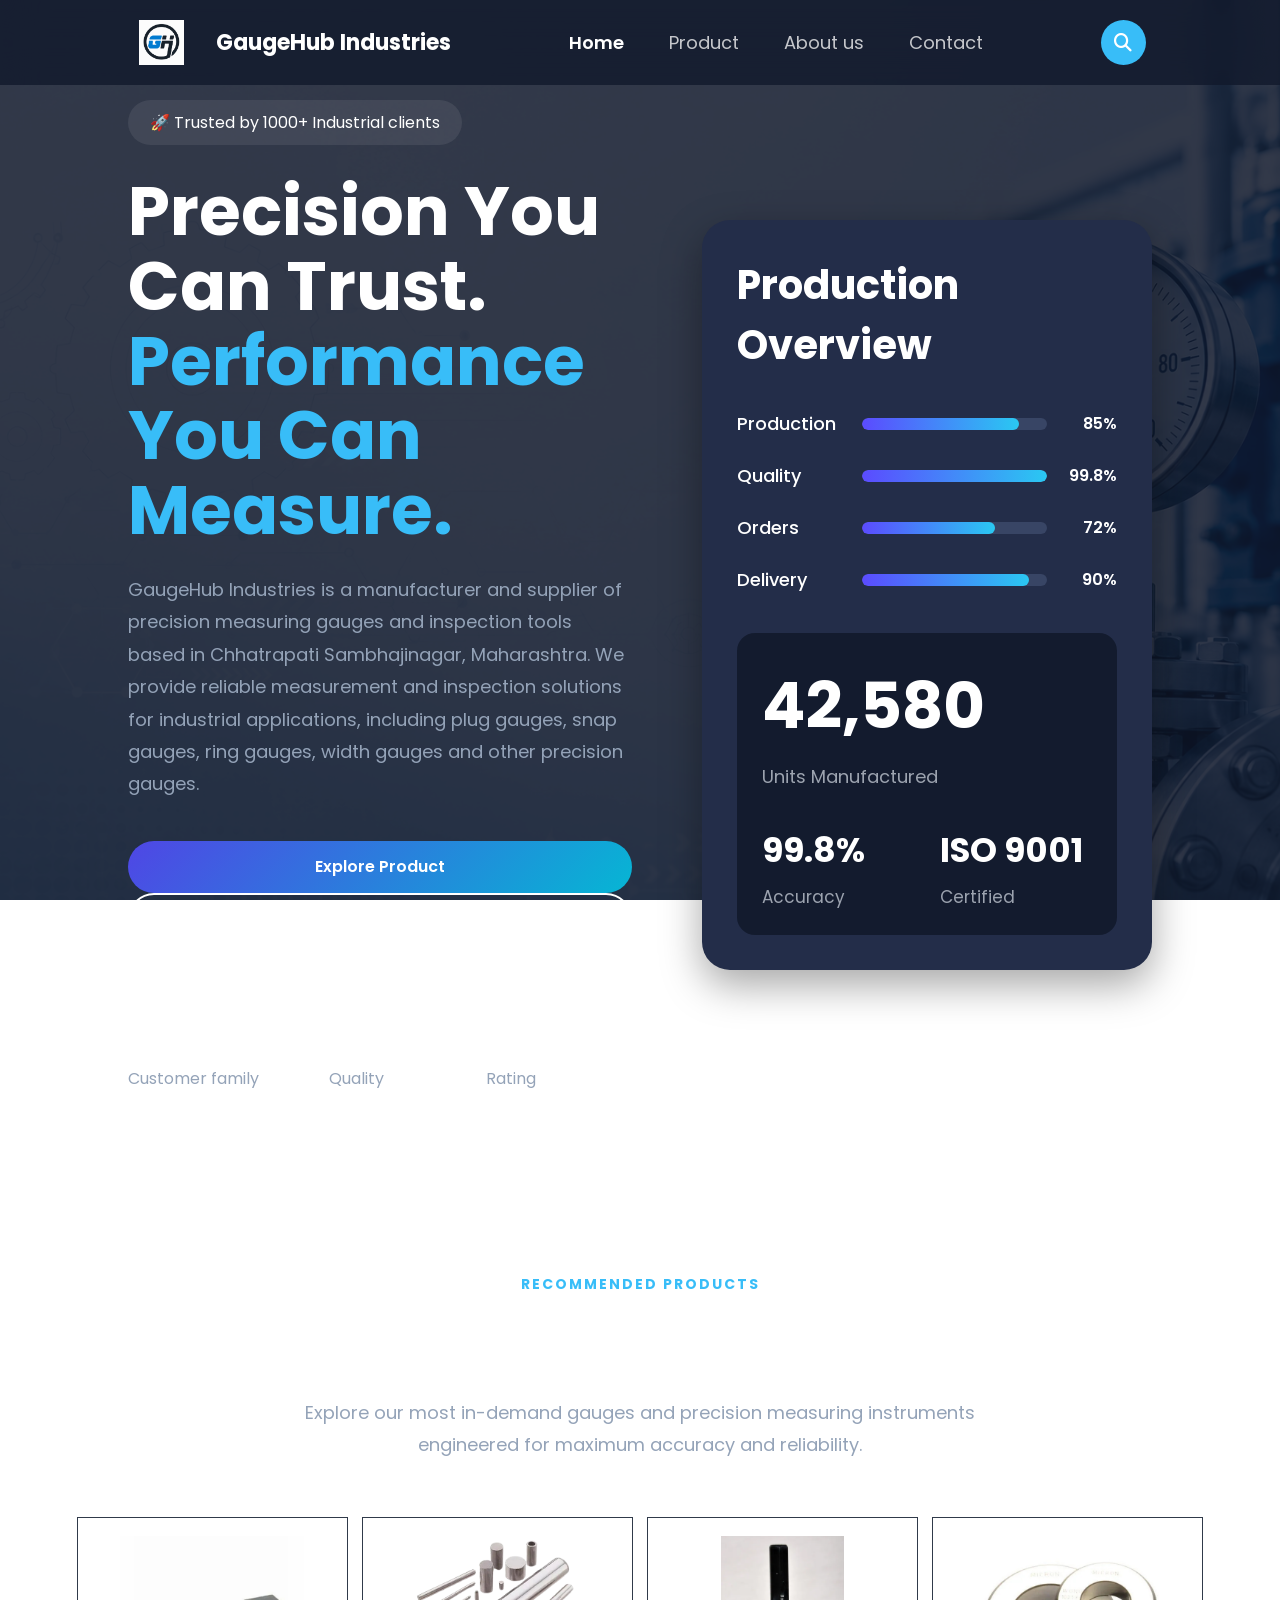
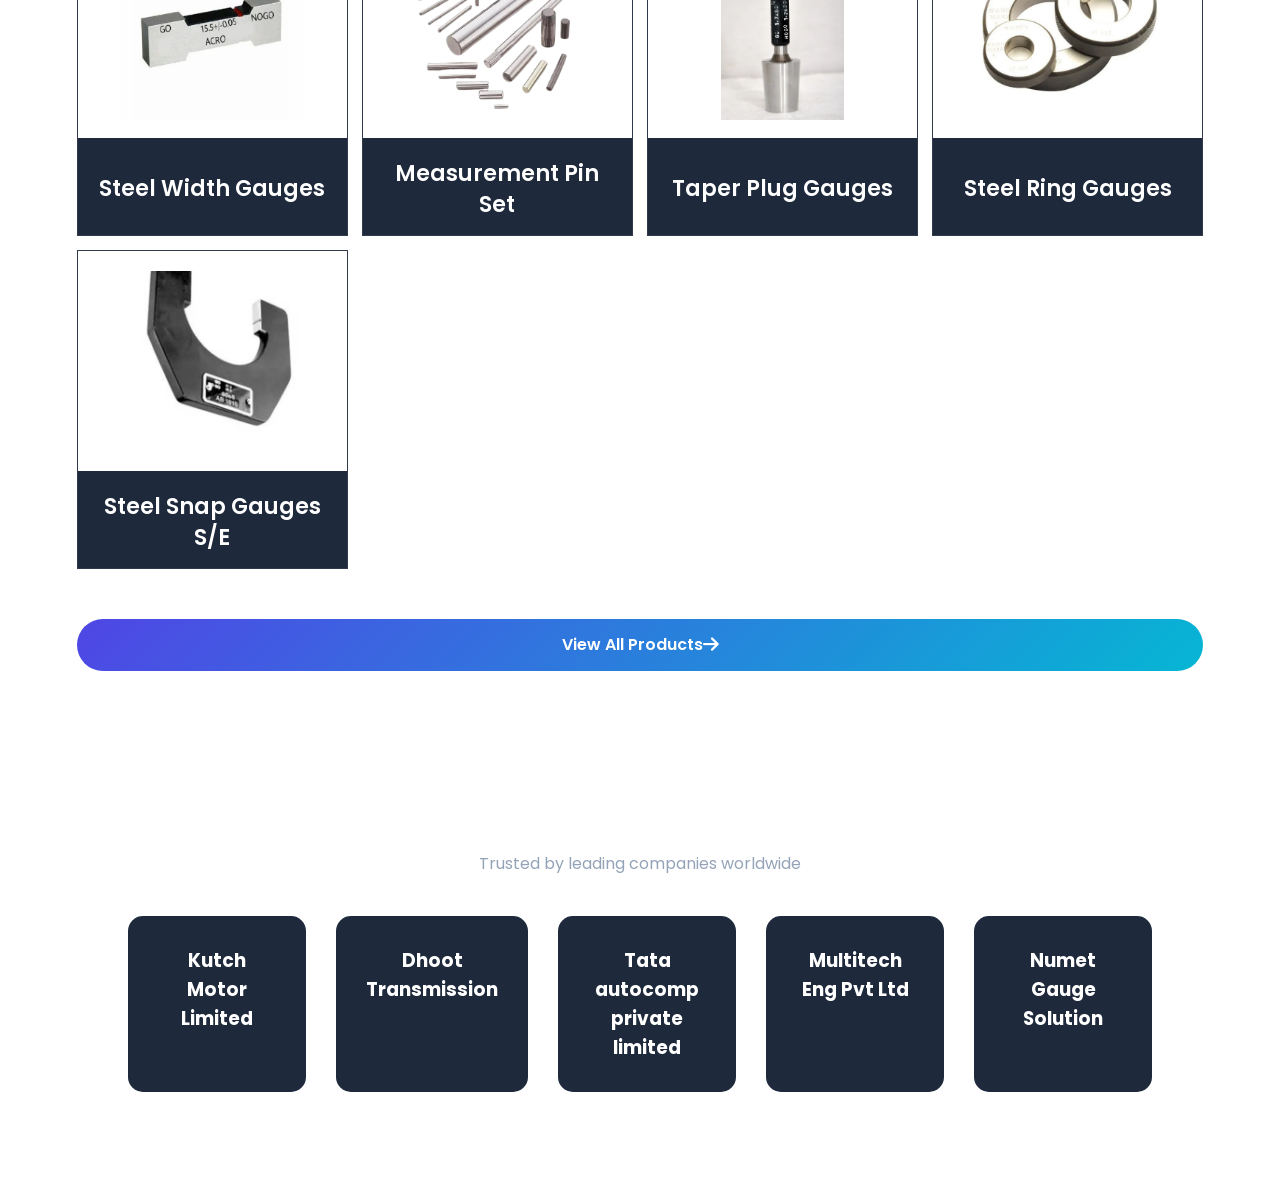
<file: index.html>
<!DOCTYPE html>
<html lang="en">

<head>

    <meta charset="UTF-8">
    <meta name="viewport"
        content="width=device-width, initial-scale=1.0">

    <link rel="icon" type="image/png" href="images/logo.png">

    <title>GaugeHub Industries | Precision Gauges Manufacturer in Chhatrapati Sambhajinagar</title>
    <meta name="description" content="GaugeHub Industries manufactures and supplies precision measuring gauges and inspection tools, including plug, snap, ring, width and special gauges in Chhatrapati Sambhajinagar, Maharashtra.">
    <link rel="canonical" href="https://gaugehubindustries.com/">
    <meta name="robots" content="index, follow">
    <meta property="og:title" content="GaugeHub Industries | Precision Gauges Manufacturer in Chhatrapati Sambhajinagar">
    <meta property="og:description" content="GaugeHub Industries manufactures and supplies precision measuring gauges and inspection tools, including plug, snap, ring, width and special gauges in Chhatrapati Sambhajinagar, Maharashtra.">
    <meta property="og:type" content="website">
    <meta property="og:url" content="https://gaugehubindustries.com/">
    <meta property="og:image" content="https://gaugehubindustries.com/images/logo.png">

    <!-- Google Font -->
    <link rel="preconnect" href="https://fonts.googleapis.com">
    <link rel="preconnect"
        href="https://fonts.gstatic.com"
        crossorigin>

    <link
        href="https://fonts.googleapis.com/css2?family=Poppins:wght@300;400;500;600;700;800&display=swap"
        rel="stylesheet">

    <!-- Font Awesome -->
    <link rel="stylesheet"
        href="https://cdnjs.cloudflare.com/ajax/libs/font-awesome/6.6.0/css/all.min.css">

    <!-- CSS -->
    <link rel="stylesheet" href="style.css">


    <script type="application/ld+json">
    {
      "@context": "https://schema.org",
      "@graph": [
        {
          "@type": "Organization",
          "@id": "https://gaugehubindustries.com/#organization",
          "name": "GaugeHub Industries",
          "url": "https://gaugehubindustries.com/",
          "logo": "https://gaugehubindustries.com/images/logo.png",
          "email": "gaugehub.ind@gmail.com",
          "telephone": "+91 83294 30489",
          "address": {
            "@type": "PostalAddress",
            "addressLocality": "Chhatrapati Sambhajinagar",
            "addressRegion": "Maharashtra",
            "addressCountry": "IN"
          }
        },
        {
          "@type": "WebSite",
          "@id": "https://gaugehubindustries.com/#website",
          "url": "https://gaugehubindustries.com/",
          "name": "GaugeHub Industries",
          "publisher": {"@id": "https://gaugehubindustries.com/#organization"}
        }
      ]
    }
    </script>

</head>

<body>

<!-- ===================== -->
<!-- Navigation -->
<!-- ===================== -->

<header>

    <nav class="navbar">

        <div class="logo">
            <a href="index.html">
                <img src="images/logo.png" alt="GaugeHub Industries logo">
                <h2>GaugeHub Industries</h2>
            </a>
        </div>

        <ul class="nav-links">

            <li><a href="index.html" class="active">Home</a></li>
            <li><a href="products.html">Product</a></li>
            <li><a href="about.html">About us</a></li>
            <li><a href="contact.html">Contact</a></li>

        </ul>

        <!-- Hamburger Menu -->
        <div class="menu-toggle">
            <i class="fas fa-bars"></i>
        </div>

        <div class="search-box">

            <input
                type="search"
                id="searchInput"
                placeholder="Search products...">

            <button id="searchBtn">
                <i class="fa-solid fa-magnifying-glass"></i>
            </button>

            <div id="searchResults" class="search-results"></div>

        </div>

    </nav>

</header>

<!-- ===================== -->
<!-- Hero Section -->
<!-- ===================== -->

<section class="hero">

<div class="hero-left">

    <span class="badge">
        🚀 Trusted by 1000+ Industrial clients
    </span>

    <h1>
        Precision You Can Trust.
        <span>
           Performance You Can Measure.
        </span>
    </h1>

    <p>
        GaugeHub Industries is a manufacturer and supplier of precision measuring gauges and inspection tools based in Chhatrapati Sambhajinagar, Maharashtra. We provide reliable measurement and inspection solutions for industrial applications, including plug gauges, snap gauges, ring gauges, width gauges and other precision gauges.
    </p>

    <div class="hero-buttons">

        <a href="products.html" class="primary-btn">
            Explore Product
        </a>

        <a href="contact.html" class="secondary-btn">
            Request a Quote
        </a>

    </div>

    <div class="hero-stats">

        <div>
            <h2>500+</h2>
            <span>Customer family</span>
        </div>

        <div>
            <h2>100%</h2>
            <span>Quality</span>
        </div>

        <div>
            <h2>4.9★</h2>
            <span>Rating</span>
        </div>
    </div>
</div>

<div class="analytics-card">

    <h2>Production Overview</h2>

    <div class="analytics-item">
        <label>Production</label>

        <div class="analytics-progress">
            <div class="analytics-fill production"></div>
        </div>

        <span class="analytics-percent">85%</span>
    </div>

    <div class="analytics-item">
        <label>Quality</label>

        <div class="analytics-progress">
            <div class="analytics-fill quality"></div>
        </div>

        <span class="analytics-percent">99.8%</span>
    </div>

    <div class="analytics-item">
        <label>Orders</label>

        <div class="analytics-progress">
            <div class="analytics-fill orders"></div>
        </div>

        <span class="analytics-percent">72%</span>
    </div>

    <div class="analytics-item">
        <label>Delivery</label>

        <div class="analytics-progress">
            <div class="analytics-fill delivery"></div>
        </div>

        <span class="analytics-percent">90%</span>
    </div>

    <div class="analytics-stats">

        <h1>42,580</h1>
        <p>Units Manufactured</p>

        <div class="analytics-bottom">

            <div class="analytics-stat">
                <h3>99.8%</h3>
                <span>Accuracy</span>
            </div>

            <div class="analytics-stat">
                <h3>ISO 9001</h3>
                <span>Certified</span>
            </div>

        </div>

    </div>

</div>
</div>

</section>

<!-- ========================= -->
<!-- RECOMMENDED PRODUCTS -->
<!-- ========================= -->

<section class="recommended-section">

    <div class="rec-heading">

        <span class="rec-subtitle">
            RECOMMENDED PRODUCTS
        </span>

        <h2 class="rec-title">
            Precision You Can Trust
        </h2>

        <p class="rec-description">
            Explore our most in-demand gauges and precision measuring
            instruments engineered for maximum accuracy and reliability.
        </p>

    </div>

    <div class="rec-grid">

        <!-- Product 1 -->

        <a href="product-details.html?product=width" class="rec-link">

            <div class="rec-card">

                <img
                    src="images/widthsteel.jpg"
                    alt="Steel Width Gauges"
                    class="rec-image">

                <div class="rec-content">

                    <h3 class="rec-name">
                        Steel Width Gauges
                    </h3>

                </div>

            </div>

        </a>

        <!-- Product 2 -->

        <a href="product-details.html?product=special" class="rec-link">

            <div class="rec-card">

                <img
                    src="images/measurepinsetcl.png"
                    alt="Measurement Pin Set"
                    class="rec-image">

                <div class="rec-content">

                    <h3 class="rec-name">
                        Measurement Pin Set
                    </h3>

                </div>

            </div>

        </a>

        <!-- Product 3 -->

        <a href="product-details.html?product=taper" class="rec-link">

            <div class="rec-card">

                <img
                    src="images/Taper-Plug-Gauge.webp"
                    alt="Taper Plug Gauges"
                    class="rec-image">

                <div class="rec-content">

                    <h3 class="rec-name">
                        Taper Plug Gauges
                    </h3>

                </div>

            </div>

        </a>

        <!-- Product 4 -->

        <a href="product-details.html?product=ring" class="rec-link">

            <div class="rec-card">

                <img
                    src="images/ringsteel.jpg"
                    alt="Steel Ring Gauges"
                    class="rec-image">

                <div class="rec-content">

                    <h3 class="rec-name">
                        Steel Ring Gauges
                    </h3>

                </div>

            </div>

        </a>

        <!-- Product 5 -->

        <a href="product-details.html?product=snap" class="rec-link">

            <div class="rec-card">

                <img
                    src="images/singlesteel.webp"
                    alt="Steel Snap Gauges"
                    class="rec-image">

                <div class="rec-content">

                    <h3 class="rec-name">
                        Steel Snap Gauges S/E
                    </h3>

                </div>

            </div>

        </a>

    </div>

    <div class="rec-button">

        <a href="products.html" class="primary-btn">

            View All Products

            <i class="fa-solid fa-arrow-right"></i>

        </a>

    </div>

</section>

<!-- ===================== -->
<!-- Trusted Companies -->
<!-- ===================== -->

<section class="companies">
    <p>
        Trusted by leading companies worldwide
    </p>

<div class="company-grid">
    <h3><a href="https://www.kutchmotors.com/" target="_blank">Kutch Motor Limited</a></h3>

    <h3><a href="https://www.dhoottransmission.com" target="_blank">Dhoot Transmission</a></h3>

    <h3><a href="https://www.tataautocomp.com/" target="_blank">Tata autocomp private limited</a></h3>

    <h3><a href="https://www.tataautocomp.com" target="_blank">Multitech Eng Pvt Ltd</a></h3>

    <h3><a href="https://numetgaugesolution.com/" target="_blank">Numet Gauge Solution</a></h3>

</div>
</section>
    

<script src="js/index.js"></script>
<script src="js/search.js"></script>

</body>
</html>
</file>
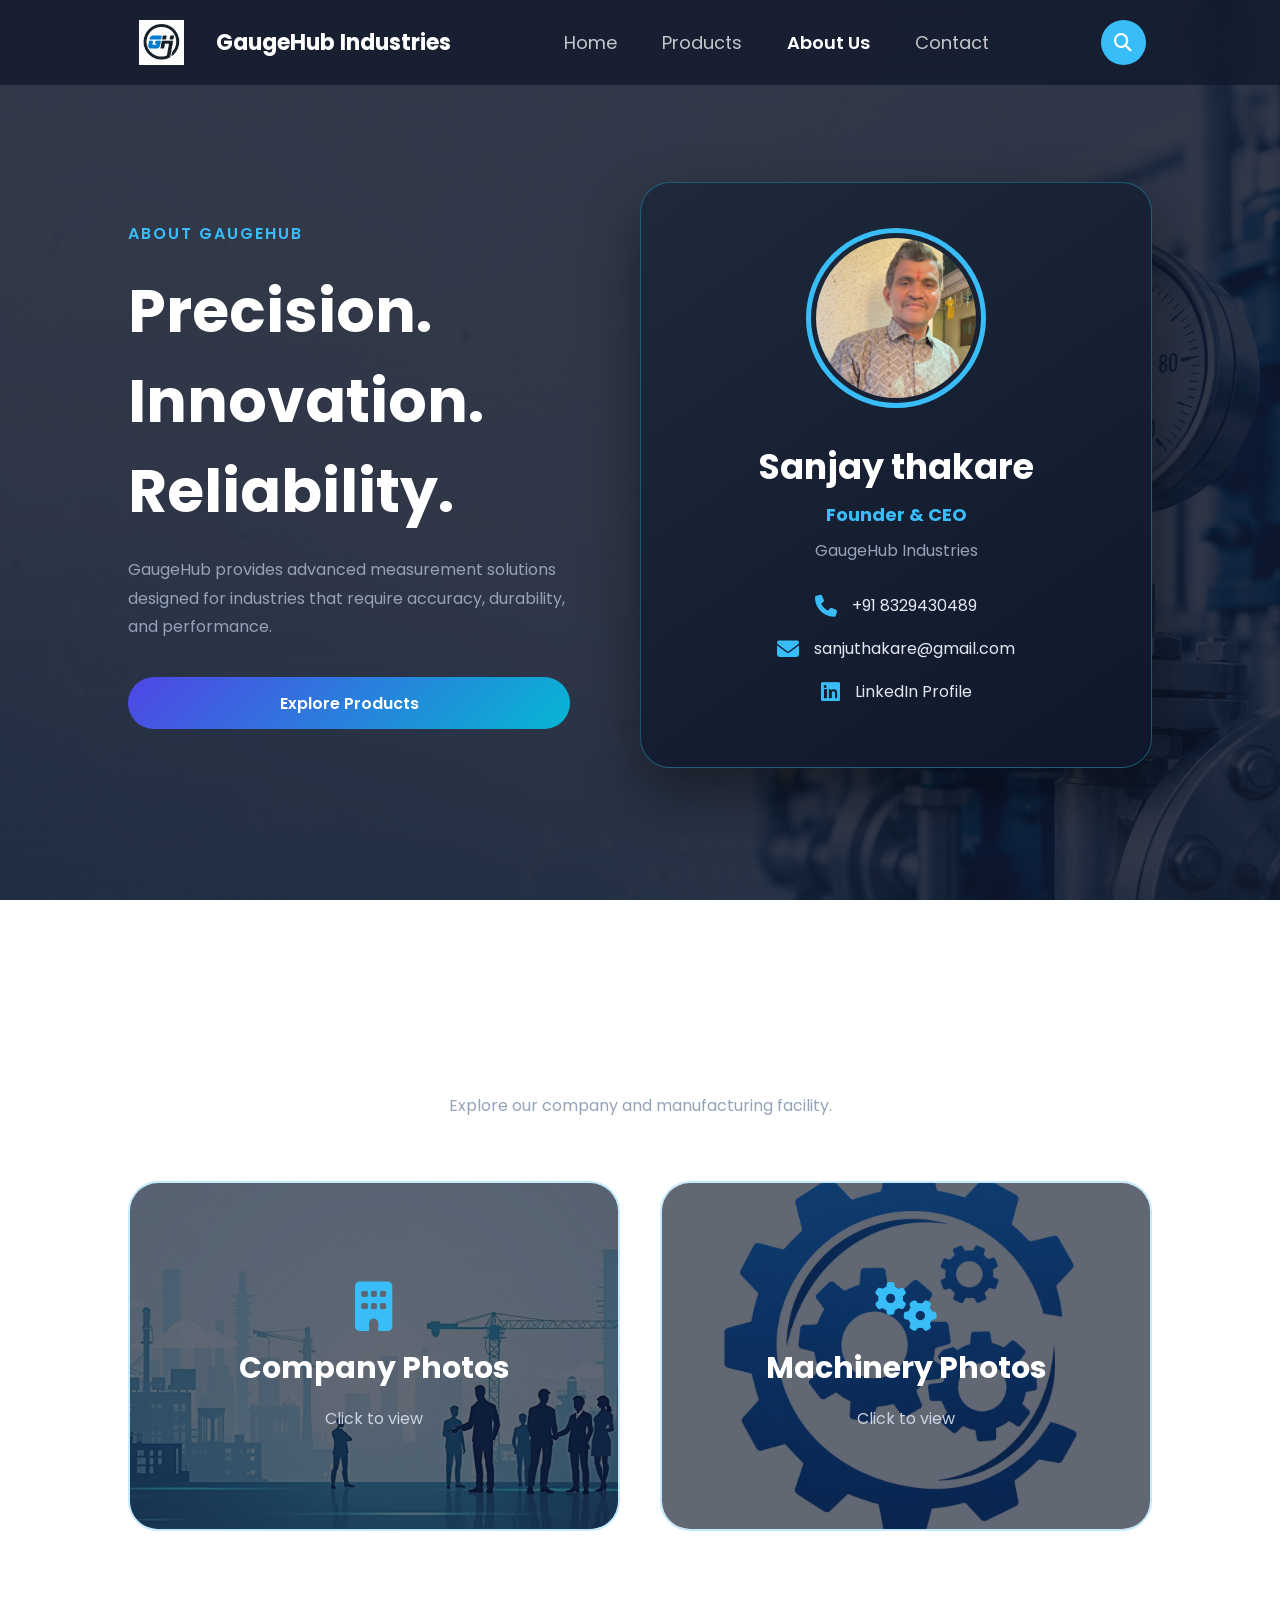
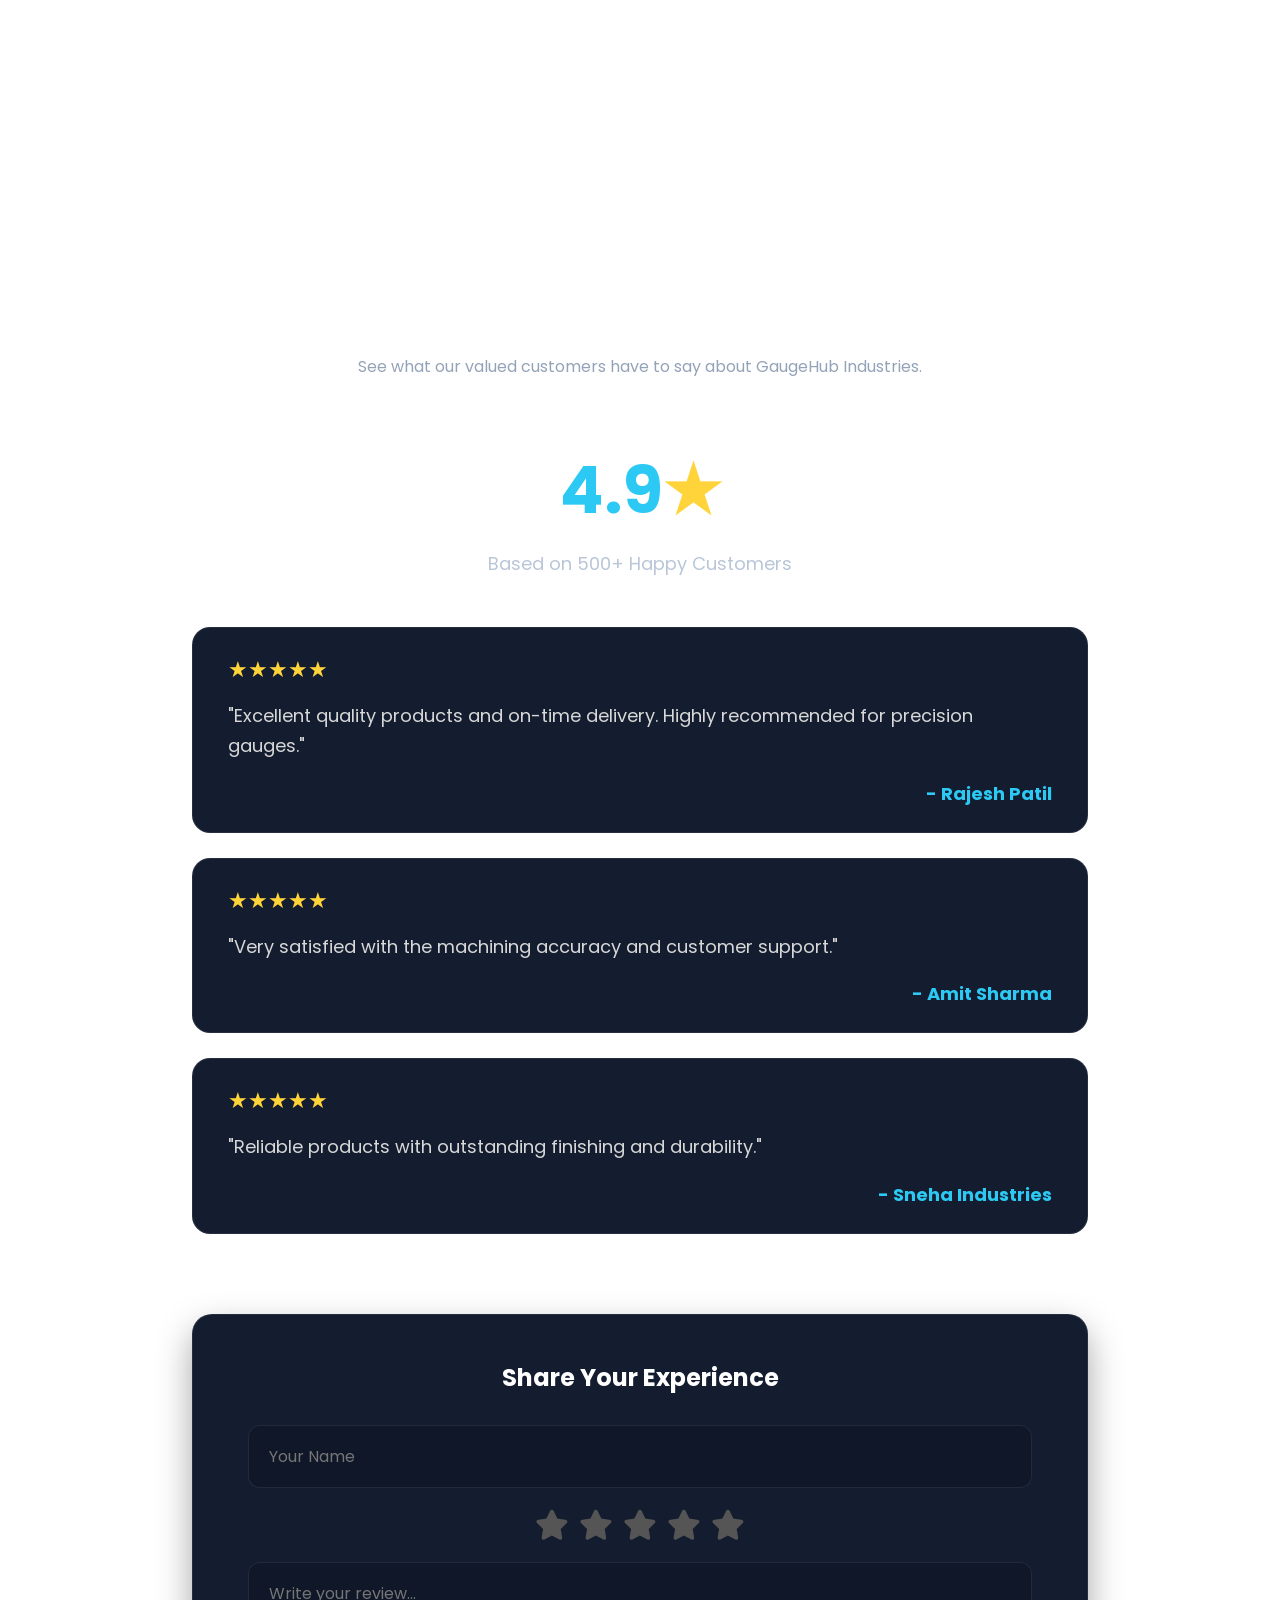
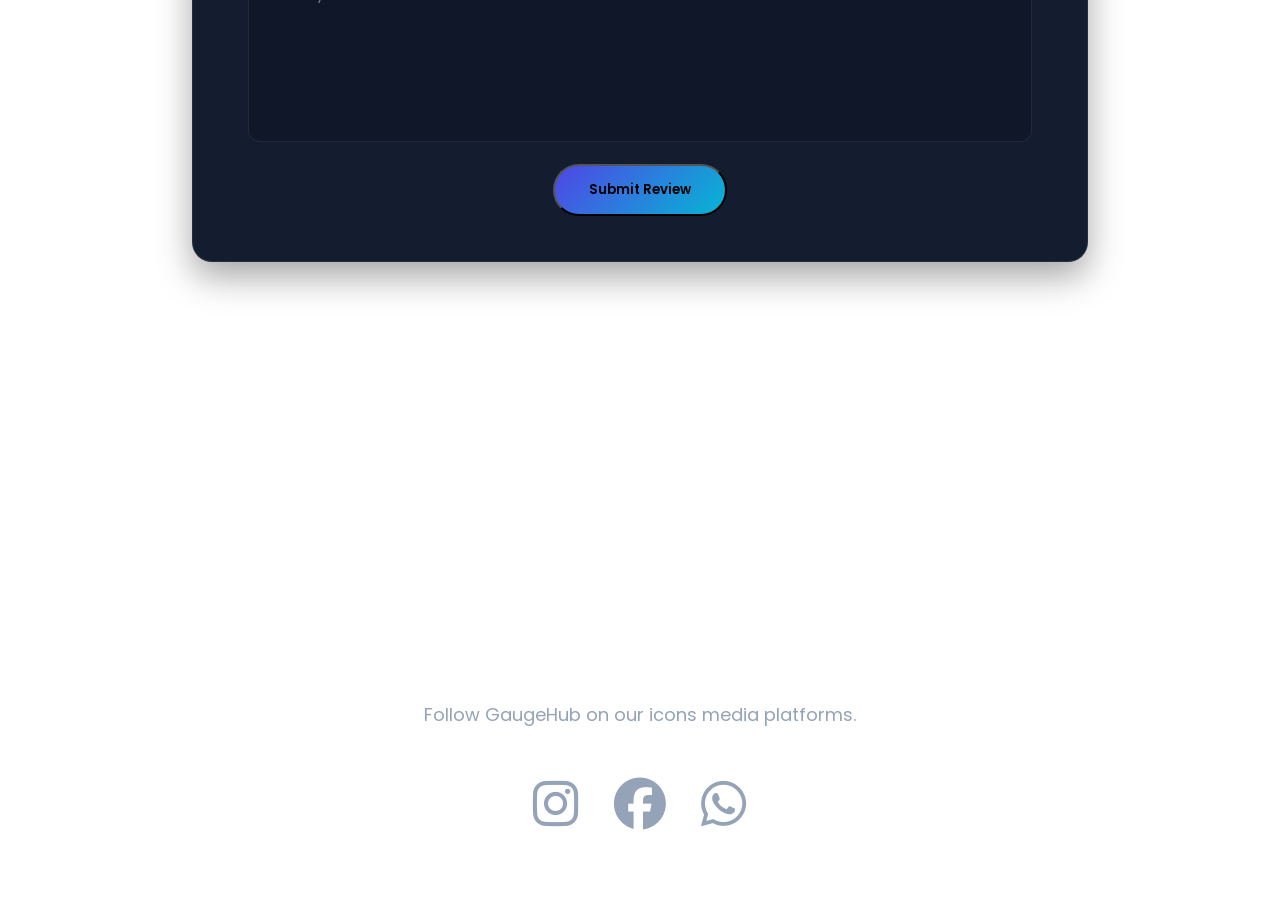
<file: about.html>
<!DOCTYPE html>
<html lang="en">

<head>
    <meta charset="UTF-8">
    <meta name="viewport" content="width=device-width, initial-scale=1.0">
    <title>About GaugeHub Industries | Precision Gauge Manufacturer</title>
    <meta name="description" content="Learn about GaugeHub Industries, a manufacturer and supplier of precision measuring gauges and inspection tools based in Chhatrapati Sambhajinagar, Maharashtra.">
    <link rel="canonical" href="https://gaugehubindustries.com/about.html">
    <meta name="robots" content="index, follow">
    <meta property="og:title" content="About GaugeHub Industries | Precision Gauge Manufacturer">
    <meta property="og:description" content="Learn about GaugeHub Industries, a manufacturer and supplier of precision measuring gauges and inspection tools based in Chhatrapati Sambhajinagar, Maharashtra.">
    <meta property="og:type" content="website">
    <meta property="og:url" content="https://gaugehubindustries.com/about.html">
    <meta property="og:image" content="https://gaugehubindustries.com/images/logo.png">
    <link rel="stylesheet" href="style.css">
    <link rel="stylesheet"
    href="https://cdnjs.cloudflare.com/ajax/libs/font-awesome/6.6.0/css/all.min.css">
    <link rel="icon" type="image/png" href="images/logo.png">

</head>


<body>


<!-- NAVBAR -->

<header>
    <nav class="navbar">
        <div class="logo">
            <a href="index.html"><img src="images/logo.png" alt="GaugeHub Logo">
            <h2>GaugeHub Industries</h2>
            </a>
        </div>

        <ul class="nav-links">
            <li><a href="index.html">Home</a></li>
            <li><a href="products.html">Products</a></li>
            <li><a href="about.html" class="active">About Us</a></li>
            <li><a href="contact.html">Contact</a></li>
        </ul>

        <div class="menu-toggle">
            <i class="fa-solid fa-bars"></i>
        </div>

        <div class="search-box">
            <input
            type="search"
            id="searchInput"
            placeholder="Search products...">

            <button id="searchBtn">
                <i class="fa-solid fa-magnifying-glass"></i>
           </button>

           <div id="searchResults" class="search-results"></div>

        </div>

    </nav>

</header>

<!-- ABOUT HERO -->

<section class="about-hero">


<div class="about-text">


<span>
ABOUT GAUGEHUB
</span>


<h1>
Precision. Innovation.
Reliability.
</h1>


<p>

GaugeHub provides advanced measurement solutions
designed for industries that require accuracy,
durability, and performance.

</p>


<a href="products.html" class="primary-btn">

Explore Products

</a>


</div>



<div class="owner-card-about">


<img src="images/OWNER.jpg"
alt="Owner Photo">


<h2>
    Sanjay thakare
</h2>


<h4>
    Founder & CEO
</h4>


<p>
    GaugeHub Industries
</p>


<div class="owner-contact">


    <div>

    <i class="fa-solid fa-phone"></i>

    <a href="tel:+918329430489">
    +91 8329430489
    </a>

    </div>



    <div>

    <i class="fa-solid fa-envelope"></i>

    <a href="mailto:sanjuthakare@gmail.com">
    sanjuthakare@gmail.com
    </a>

    </div>



    <div>

    <i class="fa-brands fa-linkedin"></i>

    <a href="https://www.linkedin.com/in/sanjay-thakare-1bab3533b/"
    target="_blank">

    LinkedIn Profile

    </a>

    </div>


</div>


</div>





</section>

<!-- ===========================
     PHOTO & MACHINERY SECTION
=========================== -->


<section class="gallery-section">


<div class="section-title">

<h2>
Gallery
</h2>

<p>
Explore our company and manufacturing facility.
</p>

</div>



<div class="gallery-buttons">


<!-- COMPANY COVER -->

<div class="gallery-cover"
onclick="showGallery('company')">


<img src="images/companycover.jpg"
alt="Company Photos">


<div class="cover-text">

<i class="fa-solid fa-building"></i>

<h3>
Company Photos
</h3>

<p>
Click to view
</p>

</div>


</div>





<!-- MACHINERY COVER -->


<div class="gallery-cover"
onclick="showGallery('machine')">


<img src="images/machinerycover.png"
alt="Machinery Photos">


<div class="cover-text">


<i class="fa-solid fa-gears"></i>


<h3>
Machinery Photos
</h3>


<p>
Click to view
</p>


</div>


</div>



</div>





<!-- COMPANY PHOTOS -->


<div class="gallery-images" id="company">


<img src="images/companyalbum.jpg"onclick="openImage(this.src)"> 
<img src="images/company2.jpg"onclick="openImage(this.src)">
<img src="images/company1.jpg"onclick="openImage(this.src)">
<img src="images/company3.jpg"onclick="openImage(this.src)">
<img src="images/company4.jpg"onclick="openImage(this.src)">
<img src="images/company5.jpg"onclick="openImage(this.src)">
<img src="images/company6.webp"onclick="openImage(this.src)">
<img src="images/company7.webp"onclick="openImage(this.src)">
<img src="images/company8.webp"onclick="openImage(this.src)">




</div>





<!-- MACHINERY PHOTOS -->


<div class="gallery-images" id="machine">


<img src="images/companymacch1.jpg"onclick="openImage(this.src)">

<img src="images/companymacch2.jpg"onclick="openImage(this.src)">

</div>



</section>

<!-- ========================= -->
<!-- REVIEW SECTION -->
<!-- ========================= -->

<section class="reviews-section">

    <div class="section-title">
        <h2>Customer Reviews</h2>
        <p>See what our valued customers have to say about GaugeHub Industries.</p>
    </div>

    <!-- Rating Summary -->

    <div class="rating-summary">

        <h1>4.9<span>★</span></h1>
        <p>Based on 500+ Happy Customers</p>

    </div>
    
    <!-- Existing Reviews -->

    <div class="review-container">

        <div class="review-card">

            <div class="stars">★★★★★</div>

            <p>
                "Excellent quality products and on-time delivery.
                Highly recommended for precision gauges."
            </p>

            <h4>- Rajesh Patil</h4>

        </div>

        <div class="review-card">

            <div class="stars">★★★★★</div>

            <p>
                "Very satisfied with the machining accuracy and
                customer support."
            </p>

            <h4>- Amit Sharma</h4>

        </div>

        <div class="review-card">

            <div class="stars">★★★★★</div>

            <p>
                "Reliable products with outstanding finishing and
                durability."
            </p>

            <h4>- Sneha Industries</h4>

        </div>

    </div>

    <!-- Review Form -->

    <div class="review-form-box">

        <h2>Share Your Experience</h2>

        <form class="review-form">

            <input
                type="text"
                placeholder="Your Name"
                required>

            <div class="star-rating">

                <i class="fa-solid fa-star" data-value="1"></i>
                <i class="fa-solid fa-star" data-value="2"></i>
                <i class="fa-solid fa-star" data-value="3"></i>
                <i class="fa-solid fa-star" data-value="4"></i>
                <i class="fa-solid fa-star" data-value="5"></i>

            </div>

            <textarea
                rows="5"
                placeholder="Write your review..."
                required></textarea>

            <button
                type="submit"
                class="primary-btn">

                Submit Review

            </button>

        </form>

    </div>

</section>
<section class="icons-section">

    <div class="section-title">
        <h2>Connect With Us</h2>
        <p>Follow GaugeHub on our icons media platforms.</p>
    </div>

    <div class="icons-container">

        <a href="https://www.instagram.com/" target="_blank" class="instagram">
            <i class="fa-brands fa-instagram"></i>
        </a>

        <a href="https://www.facebook.com/" target="_blank" class="facebook">
            <i class="fa-brands fa-facebook"></i>
        </a>

        <a href="https://wa.me/918329430489?text=Hello%20GaugeHub%20Industries,%0A%0AI%20am%20interested%20in%20your%20gauges.%20Please%20share%20the%20price,%20catalog,%20and%20product%20details.%0A%0AThank%20you." target="_blank" class="whatsapp">
            <i class="fa-brands fa-whatsapp"></i>
        </a>

    </div>

</section>

<!-- IMAGE VIEWER -->


<div class="lightbox" id="lightbox">


        <span class="close"
        onclick="closeImage()">

        &times;

        </span>



    <div class="zoom-buttons">


    <button onclick="zoomIn()">
        +
        </button>


        <button onclick="zoomOut()">
        -
        </button>


    </div>
 



    <img id="lightbox-img">


</div>


<script src="js/about.js"></script>
<script src="js/search.js"></script>


</body>

</html>
</file>
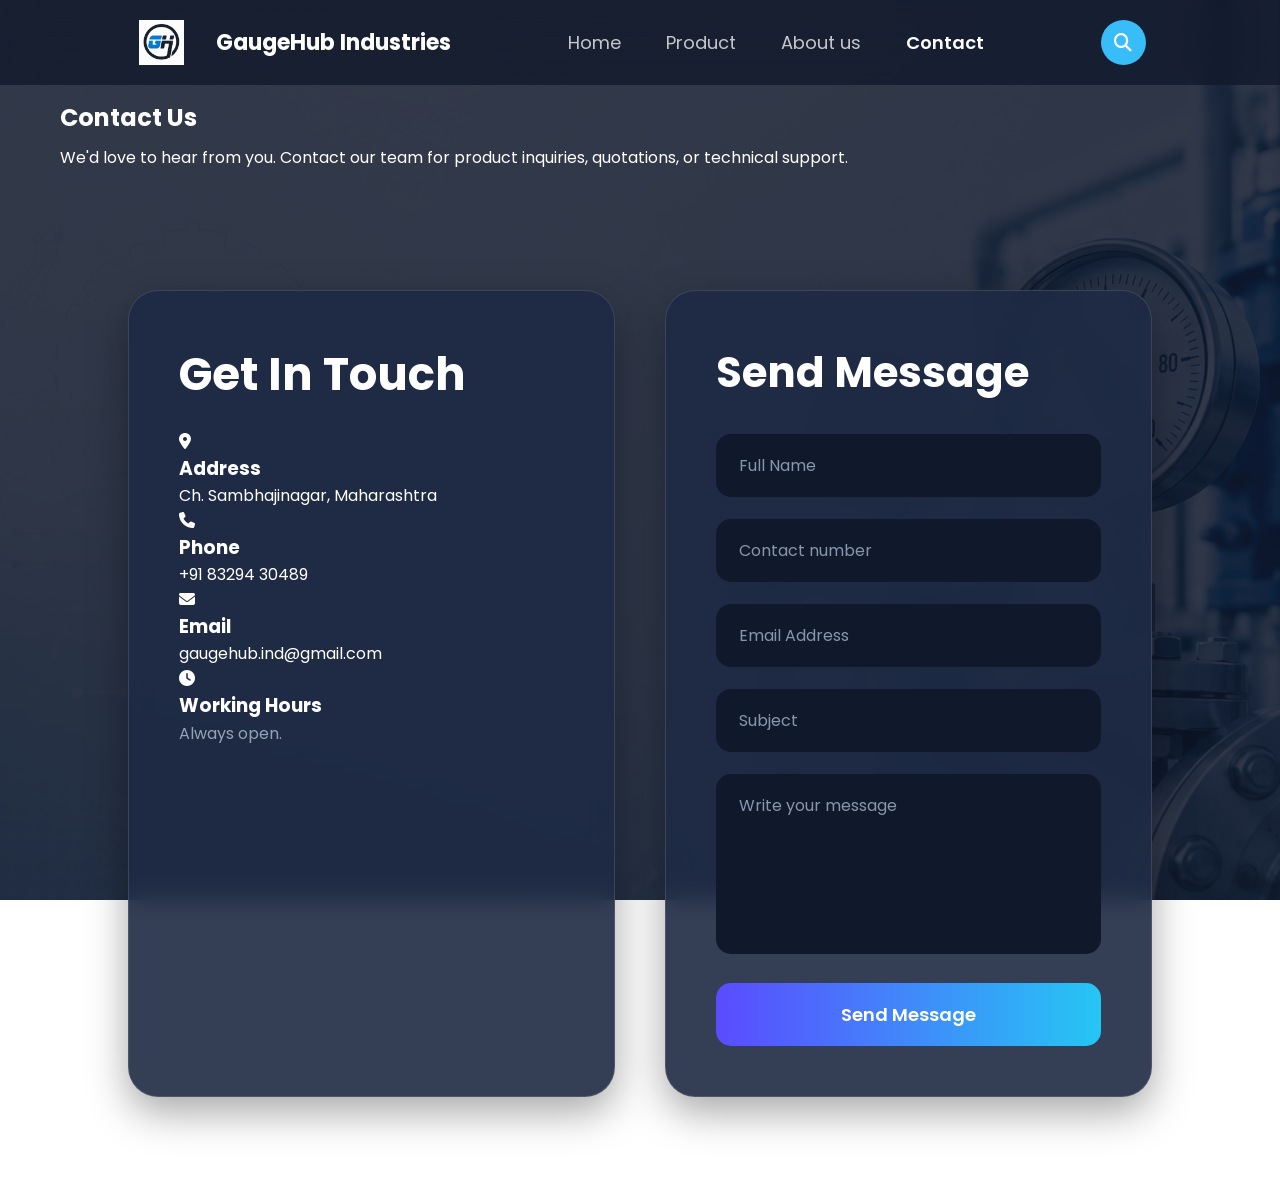
<file: contact.html>
<!DOCTYPE html>
<html lang="en">

<head>

    <meta charset="UTF-8">
    <meta name="viewport" content="width=device-width, initial-scale=1.0">
    <title>Contact GaugeHub Industries | Gauges in Chhatrapati Sambhajinagar</title>
    <meta name="description" content="Contact GaugeHub Industries in Chhatrapati Sambhajinagar, Maharashtra for precision gauges, inspection tools, product enquiries and quotations.">
    <link rel="canonical" href="https://gaugehubindustries.com/contact.html">
    <meta name="robots" content="index, follow">
    <meta property="og:title" content="Contact GaugeHub Industries | Gauges in Chhatrapati Sambhajinagar">
    <meta property="og:description" content="Contact GaugeHub Industries in Chhatrapati Sambhajinagar, Maharashtra for precision gauges, inspection tools, product enquiries and quotations.">
    <meta property="og:type" content="website">
    <meta property="og:url" content="https://gaugehubindustries.com/contact.html">
    <meta property="og:image" content="https://gaugehubindustries.com/images/logo.png">
    <link rel="preconnect" href="https://fonts.googleapis.com">
    <link rel="preconnect" href="https://fonts.gstatic.com" crossorigin>
    <link href="https://fonts.googleapis.com/css2?family=Poppins:wght@300;400;500;600;700;800&display=swap"
        rel="stylesheet">
    <link rel="stylesheet"
        href="https://cdnjs.cloudflare.com/ajax/libs/font-awesome/6.6.0/css/all.min.css">
    <link rel="stylesheet" href="style.css">

    <link rel="icon" type="image/png" href="images/logo.png">

</head>

<body>

<header>

    <nav class="navbar">

        <div class="logo">
            <a href="index.html">
                <img src="images/logo.png" alt="">
                <h2>GaugeHub Industries</h2>
            </a>
        </div>

        <ul class="nav-links">
            <li><a href="index.html">Home</a></li>
            <li><a href="products.html">Product</a></li>
            <li><a href="about.html">About us</a></li>
            <li><a href="contact.html" class="active">Contact</a></li>
        </ul>

        <div class="menu-toggle">
             <i class="fa-solid fa-bars"></i>
        </div>
        <div class="search-box">

            <input
                type="search"
                id="searchInput"
                placeholder="Search products...">

            <button id="searchBtn">
                <i class="fa-solid fa-magnifying-glass"></i>
            </button>

            <div id="searchResults" class="search-results"></div>

        </div>

    </nav>

</header>

<section class="contact-hero">

    <h1>Contact Us</h1>

    <p>
        We'd love to hear from you. Contact our team for product inquiries,
        quotations, or technical support.
    </p>

</section>

<section class="contact-container">

    <div class="contact-info">

        <h2>Get In Touch</h2>

        <div class="info-box">
            <i class="fa-solid fa-location-dot"></i>
            <div>
                <h3>Address</h3>
                <a href="https://maps.app.goo.gl/htCYB4vpC4C3fBBV9"
                target="_blank">Ch. Sambhajinagar, Maharashtra</a>
            </div>
        </div>

        <div class="info-box">
            <i class="fa-solid fa-phone"></i>
            <div>
                <h3>Phone</h3>
                <a href="tel:+918329430489">+91 83294 30489</a>
            </div>
        </div>

        <div class="info-box">
            <i class="fa-solid fa-envelope"></i>
            <div>
                <h3>Email</h3>
                <a href="mailto:gaugehub.ind@gmail.com">gaugehub.ind@gmail.com</a>
            </div>
        </div>

        <div class="info-box">
            <i class="fa-solid fa-clock"></i>
            <div>
                <h3>Working Hours</h3>
                <p>Always open.</p>
            </div>
        </div>

    </div>

<div class="contact-form">

    <h2>Send Message</h2>

    <form
        id="contactForm"
        action="https://formspree.io/f/meeydydl"
        method="POST">

        <input
            type="text"
            name="name"
            placeholder="Full Name"
            required>
        
        <input
            type="number"
            name="Contact number"
            placeholder="Contact number"
            required>

        <input
            type="email"
            name="email"
            placeholder="Email Address"
            required>

        <input
            type="text"
            name="subject"
            placeholder="Subject"
            required>

        <textarea
            name="message"
            placeholder="Write your message"
            required></textarea>

        <!-- Hidden Spam Protection -->
        <input
            type="text"
            name="_gotcha"
            style="display:none">

        <!-- Email Subject -->
        <input
            type="hidden"
            name="_subject"
            value="New Enquiry from GaugeHub Website">

        <button
            type="submit"
            class="contact-btn">

            Send Message

        </button>

    </form>

    <p id="formStatus"></p>

</div>

</section>

<script>
    const menuToggle = document.querySelector(".menu-toggle");
    const navLinks = document.querySelector(".nav-links");

    menuToggle.addEventListener("click", () => {
    navLinks.classList.toggle("active");
    });
</script>
<script src="js/search.js"></script>

</body>

</html>
</file>
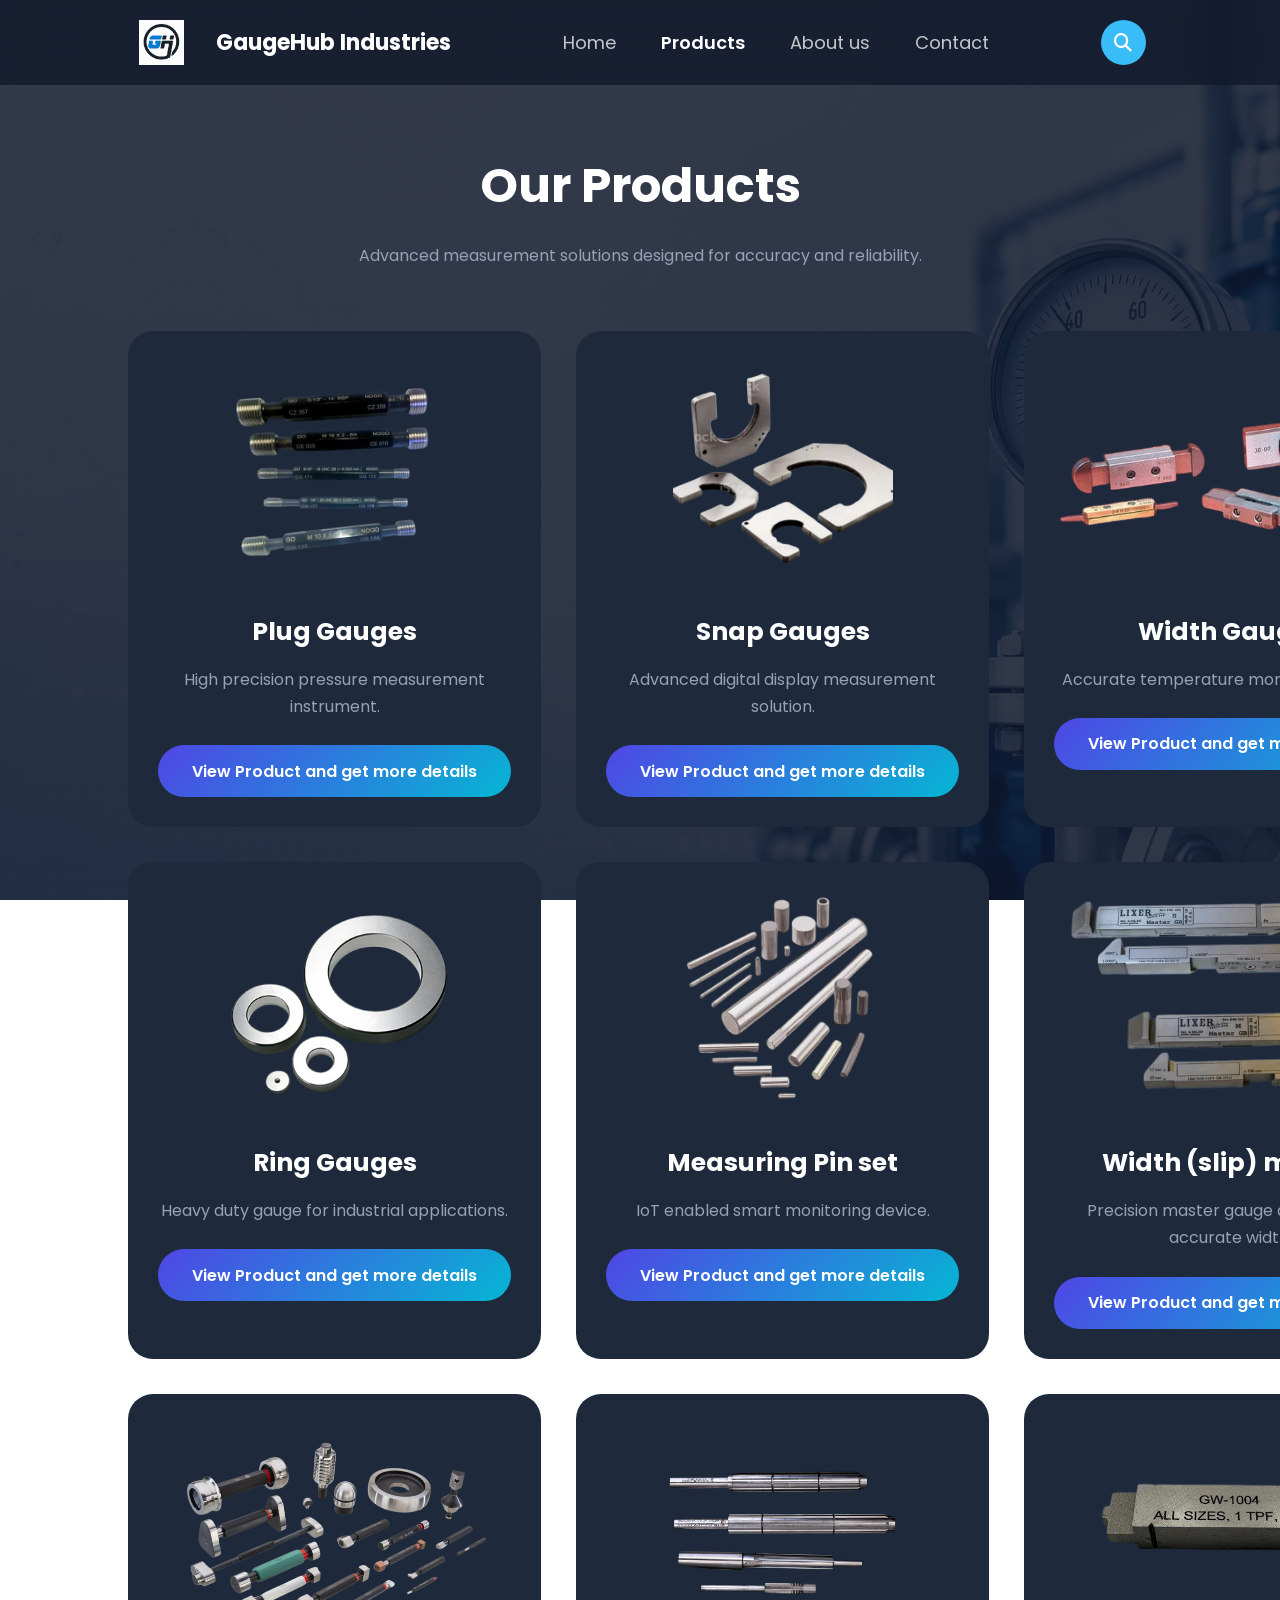
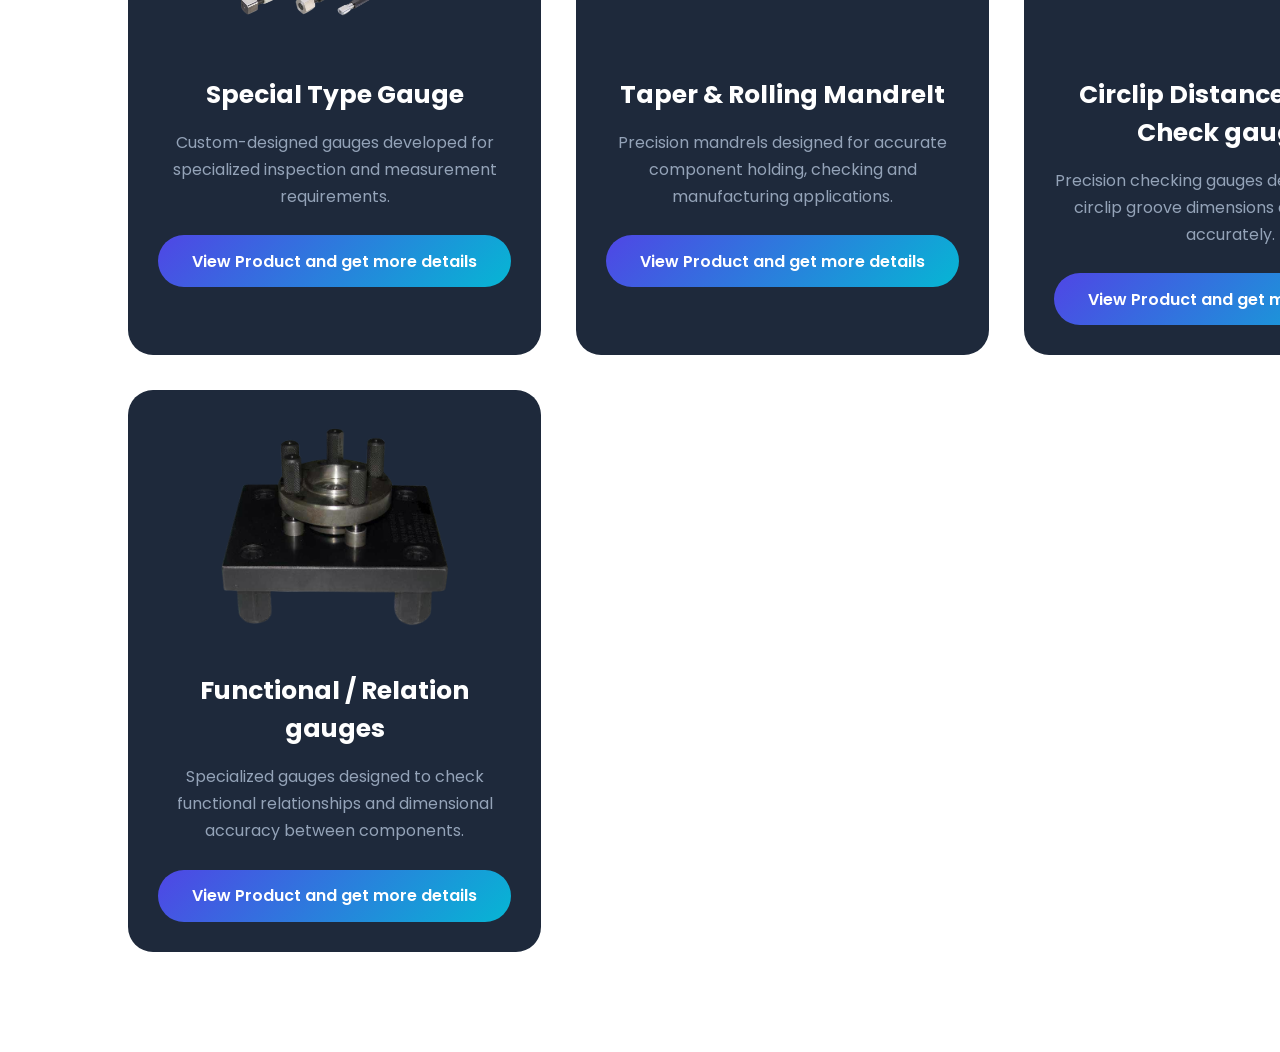
<file: products.html>
<!DOCTYPE html>
<html lang="en">

<head>
    <meta charset="UTF-8">
    <meta name="viewport" content="width=device-width, initial-scale=1.0">
    <title>Precision Gauges & Measuring Instruments | GaugeHub Industries</title>
    <meta name="description" content="Explore precision plug gauges, snap gauges, ring gauges, width gauges, measuring pin sets, special gauges and other inspection solutions from GaugeHub Industries.">
    <link rel="canonical" href="https://gaugehubindustries.com/products.html">
    <meta name="robots" content="index, follow">
    <meta property="og:title" content="Precision Gauges & Measuring Instruments | GaugeHub Industries">
    <meta property="og:description" content="Explore precision plug gauges, snap gauges, ring gauges, width gauges, measuring pin sets, special gauges and other inspection solutions from GaugeHub Industries.">
    <meta property="og:type" content="website">
    <meta property="og:url" content="https://gaugehubindustries.com/products.html">
    <meta property="og:image" content="https://gaugehubindustries.com/images/logo.png">
    <link rel="stylesheet" href="style.css">
    <link rel="stylesheet"
    href="https://cdnjs.cloudflare.com/ajax/libs/font-awesome/6.6.0/css/all.min.css">
    <link rel="icon" type="image/png" href="images/logo.png">

</head>

<body>
<!-- NAVBAR -->
<header>
<nav class="navbar">

    <div class="logo">
            <a href="index.html">
            <img src="images/logo.png" alt="GaugeHub Industries logo">
            <h2>GaugeHub Industries</h2>
            </a>

    </div>

    <ul class="nav-links">
            <li><a href="index.html">Home</a></li>
            <li><a href="products.html" class="active">Products</a></li>
            <li><a href="about.html">About us</a></li>
            <li><a href="contact.html">Contact</a></li>
    </ul>

        <div class="menu-toggle">
            <i class="fa-solid fa-bars"></i>
        </div>

       <div class="search-box">

            <input
                type="search"
                id="searchInput"
                placeholder="Search products...">

            <button id="searchBtn">
                <i class="fa-solid fa-magnifying-glass"></i>
            </button>

            <div id="searchResults" class="search-results"></div>

        </div>
    </nav>
</header>

<!-- PRODUCTS SECTION -->

<section class="products">
        <div class="section-title">
            <h2>Our Products</h2>
                <p>
                    Advanced measurement solutions designed for accuracy and reliability.
                </p>
        </div>

    <div class="product-container">


        <!-- Product 1 -->

        <div class="product-card">
                <img src="images/CarbidePlugGaugestrans.png" alt="Precision plug gauges - GaugeHub Industries">
                <h3>Plug Gauges</h3>
                <p>High precision pressure measurement instrument.</p>
                <a href="product-details.html?product=plug" class="primary-btn">View Product and get more details</a>
        </div>

        <!-- Product 2 -->

        <div class="product-card">
                <img src="images/CarbideSnapGauges.jpg" alt="Precision snap gauges - GaugeHub Industries">
                <h3>Snap Gauges</h3>
                <p>Advanced digital display measurement solution.</p>
                <a href="product-details.html?product=snap" class="primary-btn">View Product and get more details</a>
        </div>

        <!-- Product 3 -->

        <div class="product-card">
                <img src="images/CarbideWidthGaugestrans.png" alt="Precision width gauges - GaugeHub Industries">
                <h3>Width Gauges</h3>
                <p>Accurate temperature monitoring system.</p>
                <a href="product-details.html?product=width" class="primary-btn">View Product and get more details</a>
        </div>

        <!-- Product 4 -->

        <div class="product-card">
                <img src="images/CarbideRingGaugestrans.png" alt="Precision ring gauges - GaugeHub Industries">
                <h3>Ring Gauges</h3>
                <p>Heavy duty gauge for industrial applications.</p>
                <a href="product-details.html?product=ring" class="primary-btn">View Product and get more details</a>
        </div>

        <!-- Product 5 -->

        <div class="product-card">
                <img src="images/measurepinsetcl.png" alt="Smart Gauge">
                <h3>Measuring Pin set</h3>
                <p>IoT enabled smart monitoring device.</p>
                <a href="product-details.html?product=special" class="primary-btn">View Product and get more details</a>
        </div>

                <!-- Product 6-->

        <div class="product-card">
                <img src="images/widthmasterclear.png" alt="width master Gauge">
                <h3>Width (slip) master</h3>
                <p>Precision master gauge designed for accurate width.</p>
                <a href="product-details.html?product=widthmaster" class="primary-btn">View Product and get more details</a>
        </div>

                <!-- Product 7 -->

        <div class="product-card">
                <img src="images/typesspecialgaugesbgclear.png" alt="special type Gauge">
                <h3>Special Type Gauge</h3>
                <p>Custom-designed gauges developed for specialized inspection and measurement requirements.</p>
                <a href="product-details.html?product=specialgauge" class="primary-btn">View Product and get more details</a>
        </div>

                        <!-- Product 8 -->

        <div class="product-card">
                <img src="images/rollingclear.png" alt="rolling Gauge">
                <h3>Taper & Rolling Mandrelt</h3>
                <p>Precision mandrels designed for accurate component holding, checking and manufacturing applications.</p>
                <a href="product-details.html?product=mandrel" class="primary-btn">View Product and get more details</a>
        </div>

                        <!-- Product 9 -->

        <div class="product-card">
                <img src="images/circlipbgclear.png" alt="circlip Gauge">
                <h3>Circlip Distance Groove Check gauges</h3>
                <p>Precision checking gauges designed to verify circlip groove dimensions and distances accurately.</p>
                <a href="product-details.html?product=circlip" class="primary-btn">View Product and get more details</a>
        </div>

                        <!-- Product 10 -->

        <div class="product-card">
                <img src="images/functionclear.png" alt="functional Gauge">
                <h3>Functional / Relation gauges</h3>
                <p>Specialized gauges designed to check functional relationships and dimensional accuracy between components.</p>
                <a href="product-details.html?product=functional" class="primary-btn">View Product and get more details</a>
        </div>

    </div>

</section>

<script src="js/product.js"></script>
<script src="js/search.js"></script>

</body>

</html>
</file>
<file: style.css>
/* ===========================
   GOOGLE FONT
=========================== */

@import url('https://fonts.googleapis.com/css2?family=Poppins:wght@300;400;500;600;700;800&display=swap');

/* ===========================
   RESET
=========================== */

*{
    margin:0;
    padding:0;
    box-sizing:border-box;
}
html{
    scroll-behavior:smooth;
}

body{
    font-family:'Poppins',sans-serif;
    background-image:url("images/bg-photo.png");
    background-size:cover;
    background-position:center;
    background-attachment:fixed;
    color:#fff;
    overflow-x:hidden;
}

body::before{
    content:"";
    position:fixed;
    inset:0;
    background:rgba(15,23,42,0.85);
    z-index:-1;
}

/* ===========================
   VARIABLES
=========================== */

:root{
    --primary:#4F46E5;
    --secondary:#06B6D4;
    --dark:#0f172a;
    --card:#1e293b;
    --text:#ffffff;
    --gray:#94a3b8;
}

/* ===========================
   GLOBAL
=========================== */

section{
    padding:100px 10%;
}

a{
    text-decoration:none;
    color:white;
}

ul{
    list-style:none;
}

img{
    width:100%;
}

/* ===========================
   BUTTONS
=========================== */

.primary-btn,
.secondary-btn{
    display:flex;
    align-items:center;
    justify-content:center;
    height:52px;
    padding:0 34px;
    border-radius:50px;
    font-weight:600;
    transition:.4s;
    white-space:nowrap;
}

.primary-btn{
    background:linear-gradient(
    135deg,
    #4F46E5,
    #06B6D4);
}

.primary-btn:hover{
    transform:translateY(-3px);
    box-shadow:0 10px 30px rgba(79,70,229,.5);
}

.secondary-btn{
    border:2px solid white;
}

.secondary-btn:hover{
    background:white;
    color:#0f172a;
    transform:translateY(-3px);
}

/* ===========================
   NAVBAR
=========================== */

header{
    position:fixed;
    width:100%;
    top:0;
    left:0;
    z-index:1000;
    backdrop-filter:blur(20px);
    background:rgba(15,23,42,.75);
}

.navbar{
    display:flex;
    justify-content:space-between;
    align-items:center;
    padding:20px 10%;
}

/* ===========================
   LOGO DESIGN
=========================== */

.logo a{
    display:flex;
    align-items:center;
    gap:12px;
    text-decoration:none;
}

.logo img{
    width:45px;
    height:45px;
    object-fit:contain;
}

.logo h2{
    font-size:32px;
    color:white;
    font-weight:700;
    margin:0;
}

.nav-links{
    display:flex;
    gap:35px;
}

.nav-links a{
    transition:.3s;
    color:#d1d5db;
}

.nav-links a:hover{
    color:white;
}

.nav-btn{
    display:flex;
    gap:20px;
}

.login-btn{
    padding:12px 20px;
}

/* ===========================
   HERO
=========================== */

.hero{
    min-height:100vh;
    display:flex;
    align-items:center;
    justify-content:space-between;
    gap:70px;
}

.hero-left{
    flex:1;
}

.badge{
    display:inline-block;
    padding:10px 22px;
    border-radius:50px;
    background:rgba(255,255,255,.08);
    margin-bottom:30px;
}

.hero-left h1{
    font-size:68px;
    line-height:1.1;
    margin-bottom:25px;
}

.hero-left h1 span{
    color:#38bdf8;
}

.hero-left p{
    color:var(--gray);
    font-size:18px;
    line-height:1.8;
    max-width:600px;
}

.hero-buttons{
    margin-top:40px;
}

.hero-stats{
    display:flex;
    gap:70px;
    margin-top:70px;
}

.hero-stats h2{
    font-size:34px;
}

.hero-stats span{
    color:var(--gray);
}

/*DASHBOARD CARD*/


/* Production Overview Card */

.analytics-card{
    width:450px;
    background:#232d49;
    border-radius:28px;
    padding:35px;
    color:#fff;
    box-shadow:0 15px 40px rgba(0,0,0,.35);
}

.analytics-card h2{
    font-size:40px;
    font-weight:700;
    margin-bottom:35px;
}

/* Progress Bars */

.analytics-item{
    display:flex;
    align-items:center;
    margin-bottom:25px;
}

.analytics-item label{
    width:110px;
    font-size:18px;
    font-weight:500;
}

.analytics-progress{
    flex:1;
    height:12px;
    background:#384565;
    border-radius:20px;
    overflow:hidden;
    margin:0 15px;
}

.analytics-fill{
    height:100%;
    border-radius:20px;
    background:linear-gradient(90deg,#5B4BFF,#2AC8F2);
}

.production{
    width:85%;
}

.quality{
    width:99.8%;
}

.orders{
    width:72%;
}

.delivery{
    width:90%;
}

.analytics-percent{
    width:55px;
    text-align:right;
    font-size:16px;
    font-weight:600;
}

/* Bottom Box */

.analytics-stats{
    background:#131b2e;
    border-radius:18px;
    padding:25px;
    margin-top:40px;
}

.analytics-stats h1{
    font-size:64px;
    margin:0;
    font-weight:700;
}

.analytics-stats p{
    margin:10px 0 35px;
    color:#9ca3af;
    font-size:18px;
}

/* Bottom Statistics */

.analytics-bottom{
    display:flex;
    justify-content:space-between;
    gap:25px;
}

.analytics-stat{
    flex:1;
}

.analytics-stat h3{
    margin:0;
    font-size:34px;
    font-weight:700;
    color:#fff;
}

.analytics-stat span{
    display:block;
    margin-top:8px;
    color:#9ca3af;
    font-size:17px;
}

/* Hover Animation */

.analytics-card:hover{
    transform:translateY(-5px);
    transition:.3s ease;
}

/*COMPANIES */

.companies{
    text-align:center;
}

.companies p{
    color:var(--gray);
    margin-bottom:40px;
}

.company-grid{
    display:grid;
    grid-template-columns:repeat(5,1fr);
    gap:30px;
}

.company-grid h3{
    background:#1e293b;
    padding:30px;
    border-radius:15px;
    transition:.3s;
}

.company-grid h3:hover{
    transform:translateY(-8px);
    background:#334155;
}

/* ===========================
   SECTION TITLE
=========================== */

.section-title{
    text-align:center;
    margin-bottom:60px;
}

.section-title h2{
    font-size:48px;
    margin-bottom:20px;
}

.section-title p{
    color:var(--gray);
    max-width:700px;
    margin:auto;
    line-height:1.8;
}

/* =======================================
   DASHBOARD PREVIEW
======================================= */

.dashboard{
    display:flex;
    justify-content:space-between;
    align-items:center;
    gap:70px;
    background:#0f172a;
}

.dashboard-left{
    flex:1;
}

.dashboard-left span{
    color:#38bdf8;
    font-weight:600;
    letter-spacing:2px;
}

.dashboard-left h2{
    font-size:52px;
    margin:20px 0;
}

.dashboard-left p{
    color:#94a3b8;
    line-height:1.8;
    margin-bottom:30px;
}

.dashboard-left ul{
    margin-bottom:35px;
}

.dashboard-left ul li{
    margin:18px 0;
    font-size:18px;
}


/* =======================================
   LARGE DASHBOARD CARD
======================================= */

.dashboard-right{
    flex:1;
    display:flex;
    justify-content:center;
}

.dashboard-card-large{
    width:520px;
    background:#1e293b;
    border-radius:25px;
    padding:35px;
    border:1px solid rgba(255,255,255,.05);
    box-shadow:0 30px 60px rgba(0,0,0,.45);
}

.top-row{
    display:flex;
    justify-content:space-between;
    margin-bottom:35px;
}

.top-row h3{
    font-size:28px;
}

.top-row span{
    color:#10b981;
    font-weight:700;
}

/* =======================================
   GRAPH
======================================= */

.graph-area{
    display:flex;
    justify-content:space-between;
    align-items:flex-end;
    height:220px;
    margin-bottom:40px;
}

.line{
    width:65px;
    border-radius:12px;
    background:linear-gradient(
        to top,
        #4f46e5,
        #38bdf8
    );
}

.line1{
    height:100px;
}

.line2{
    height:170px;
}

.line3{
    height:140px;
}

.line4{
    height:200px;
}


/* =======================================
   BOTTOM ROW
======================================= */

.bottom-row{
    display:flex;
    justify-content:space-between;
    text-align:center;
}

.bottom-row h4{
    font-size:30px;
}

.bottom-row p{
    color:#94a3b8;
    margin-top:8px;
}


/* =======================================
   STATISTICS
======================================= */

.stats{
    display:grid;
    grid-template-columns:repeat(auto-fit,minmax(220px,1fr));
    gap:30px;
    background:#111827;
}

.stat-box{
    background:#1e293b;
    padding:40px;
    text-align:center;
    border-radius:20px;
    transition:.4s;
}

.stat-box:hover{
    transform:translateY(-10px);
    background:#273549;
}

.stat-box h2{
    font-size:42px;
    color:#38bdf8;
}

.stat-box p{
    margin-top:10px;
    color:#94a3b8;
}


/* =======================================
   CTA SECTION
======================================= */

.cta{

    text-align:center;

    background:linear-gradient(
        135deg,
        #4f46e5,
        #06b6d4
    );
    border-radius:30px;
    margin:100px 10%;
}

.cta h2{
    font-size:52px;
    margin-bottom:20px;
}

.cta p{
    max-width:700px;
    margin:auto;
    margin-bottom:40px;
    line-height:1.8;
}

.cta .primary-btn{
    background:white;
    color:#4f46e5;
    font-weight:700;
}

.cta .primary-btn:hover{
    transform:scale(1.05);
}

/* =======================================
   SIMPLE FADE ANIMATION
======================================= */

.feature-card,
.dashboard-card-large,
.stat-box{
    animation:fadeUp .8s ease;
}

@keyframes fadeUp{

    from{
        opacity:0;
        transform:translateY(40px);
    }

    to{
        opacity:1;
        transform:translateY(0);
    }

}
/* =======================================
   TESTIMONIAL SECTION
======================================= */
.testimonials{
    background:#111827;
}

.testimonial-container{
    display:grid;
    grid-template-columns:repeat(auto-fit,minmax(280px,1fr));
    gap:30px;
}

.testimonial-card{
    background:#1e293b;
    padding:35px;
    border-radius:20px;
    transition:.4s;
    border:1px solid rgba(255,255,255,.05);
}

.testimonial-card:hover{
    transform:translateY(-10px);
    box-shadow:0 20px 40px rgba(0,0,0,.3);
}

.testimonial-card i{
    color:#38bdf8;
    font-size:35px;
    margin-bottom:20px;
}

.testimonial-card p{
    color:#cbd5e1;
    line-height:1.8;
    margin-bottom:25px;
}

.user{
    display:flex;
    align-items:center;
    gap:15px;
}

.user-image{
    width:55px;
    height:55px;
    border-radius:50%;
    background:#4f46e5;
    display:flex;
    align-items:center;
    justify-content:center;
    font-weight:700;
}

.user h4{
    font-size:18px;
}


.user span{

    color:#94a3b8;

    font-size:14px;

}

/* =======================================
   PRICING SECTION
======================================= */
.pricing-container{
    display:grid;
    grid-template-columns:repeat(auto-fit,minmax(280px,1fr));
    gap:30px;
}

.price-card{
    background:#1e293b;
    padding:45px 35px;
    border-radius:25px;
    text-align:center;
    transition:.4s;
    border:1px solid rgba(255,255,255,.05);
}

.price-card:hover{
    transform:translateY(-15px);
}

.price-card.active{
    background:linear-gradient(
        145deg,
        #4f46e5,
        #06b6d4
    );

}

.price-card h3{
    font-size:25px;
    margin-bottom:20px;
}

.price{
    font-size:55px;
    font-weight:700;
    margin-bottom:20px;
}

.price span{
    font-size:18px;
}

.price-card ul{
    margin:30px 0;
}

.price-card ul li{
    margin:15px 0;
    color:#cbd5e1;
}

.price-card .primary-btn{
    width:100%;
}

/* =======================================
   FAQ SECTION
======================================= */

.faq{
    background:#111827;
}

.faq-container{
    max-width:900px;
    margin:auto;
}

.faq-item{
    background:#1e293b;
    padding:25px;
    border-radius:15px;
    margin-bottom:20px;
}

.faq-item h3{
    font-size:20px;
    margin-bottom:12px;
}

.faq-item p{
    color:#94a3b8;
    line-height:1.8;
}

/* =======================================
   CONTACT SECTION
======================================= */

.contact-container{
    display:grid;
    grid-template-columns:1fr 1fr;
    gap:50px;
}

.contact-info h2{
    font-size:45px;
    margin-bottom:20px;
}

.contact-info p{
    color:#94a3b8;
    line-height:1.8;
}

.contact-details{
    margin-top:35px;
}

.contact-details div{
    display:flex;
    align-items:center;
    gap:20px;
    margin:20px 0;
}

.contact-details i{
    font-size:25px;
    color:#38bdf8;
}

.contact-form{
    background:#1e293b;
    padding:40px;
    border-radius:25px;
}

.contact-form input,
.contact-form textarea{
    width:100%;
    padding:16px;
    margin-bottom:20px;
    border:none;
    outline:none;
    background:#0f172a;
    color:white;
    border-radius:10px;
    font-size:16px;
}

.contact-form textarea{
    height:150px;
    resize:none;
}


.social-icons{
    display:flex;
    gap:15px;
    margin-top:20px;
}

.social-icons a{
    width:40px;
    height:40px;
    border-radius:50%;
    background:#1e293b;
    display:flex;
    justify-content:center;
    align-items:center;
    transition:.3s;
}

.social-icons a:hover{
    background:#4f46e5;
}

.footer-bottom{
    text-align:center;
    margin-top:50px;
    padding-top:25px;
    border-top:1px solid #1e293b;
    color:#64748b;
}
/* =======================================
thT RESPONSIVE
======================================= */

@media(max-width:1100px){

    section{
        padding:80px 5%;
    }

    .navbar{
        padding:20px 5%;
    }

    .hero{
        flex-direction:column;
        text-align:center;
        padding-top:150px;
    }

    .hero-left p{
        margin:auto;
    }

    .hero-buttons{
        justify-content:center;
    }

    .hero-stats{
        justify-content:center;
    }

    .dashboard{
        flex-direction:column;
        text-align:center;
    }

    .dashboard-left ul{
        text-align:left;
        display:inline-block;
    }

    .contact-container{
        grid-template-columns:1fr;
    }

    .company-grid{
        grid-template-columns:repeat(3,1fr);
    }

}


/* =======================================
   MOBILE RESPONSIVE
======================================= */

@media(max-width:768px){

    body{
        overflow-x:hidden;
    }

    section{
        padding:70px 5%;
    }

    /* NAVBAR */
    .navbar{
        flex-direction:column;
        gap:25px;
    }

    .nav-links{
        flex-direction:column;
        text-align:center;
        gap:20px;
    }

    .nav-btn{
        flex-direction:column;
        width:100%;
        text-align:center;
    }

    .login-btn{
        display:block;
    }

    .primary-btn,
    .secondary-btn{
        padding:12px 25px;
    }

    /* HERO */

    .hero-left h1{
        font-size:42px;
    }

    .hero-left p{
        font-size:16px;
    }

    .hero-stats{
        flex-direction:column;
        gap:25px;
    }

    .dashboard-card{
        width:100%;
    }

    /* COMPANIES */

    .company-grid{
        grid-template-columns:repeat(2,1fr);
    }

    /* FEATURES */

    .section-title h2{
        font-size:35px;
    }

    .feature-container{
        grid-template-columns:1fr;
    }

    /* DASHBOARD */

    .dashboard-left h2{
        font-size:36px;
    }

    .dashboard-card-large{
        width:100%;
        padding:25px;
    }

    .line{
        width:45px;
    }

    .bottom-row{
        flex-direction:column;
        gap:25px;
    }

    /* STATS */
    .stats{
        grid-template-columns:1fr;
    }

    /* CTA */
    .cta{
        margin:50px 5%;
        padding:50px 25px;
    }

    .cta h2{
        font-size:35px;
    }

    /* PRICING */
    .price{
        font-size:45px;
    }

    /* CONTACT */
    .contact-info h2{
        font-size:35px;
    }

}

/* =======================================
   EXTRA ANIMATIONS
======================================= */

@keyframes float{

    0%{
        transform:translateY(0px);
    }

    50%{
        transform:translateY(-15px);
    }

    100%{
        transform:translateY(0px);
    }

}

.dashboard-card,
.dashboard-card-large{
    animation:float 5s ease-in-out infinite;
}

/* BUTTON GLOW */
.primary-btn{
    position:relative;
    overflow:hidden;
}

.primary-btn::before{
    content:"";
    position:absolute;
    top:0;
    left:-100%;
    width:100%;
    height:100%;
    background:rgba(255,255,255,.25);
    transition:.5s;
}

.primary-btn:hover::before{
    left:100%;
}

/* SMOOTH CARD EFFECT */
.feature-card,
.testimonial-card,
.price-card,
.stat-box{
    cursor:pointer;
}

/* SCROLLBAR DESIGN */
::-webkit-scrollbar{
    width:10px;
}

::-webkit-scrollbar-track{
    background:#020617;
}

::-webkit-scrollbar-thumb{
    background:#4f46e5;
    border-radius:20px;
}

/* SELECTION COLOR */
::selection{
    background:#06b6d4;
    color:white;
}

.hero-buttons{
    gap:0px;
}


/* ===========================
   PRODUCTS PAGE
=========================== */
.products{
    padding-top:150px;
}

.product-card:hover{
    transform:translateY(-10px);
}

.product-card img{
    height:220px;
    object-fit:contain;
    margin-bottom:25px;
}

.product-card h3{
    font-size:25px;
    margin-bottom:15px;
}

.product-card p{
    color:#94a3b8;
    margin-bottom:25px;
    line-height:1.7;
}

.product-container{
    display:grid;
    grid-template-columns:
    repeat(3,1fr);
    gap:35px;
}

.product-card{
    background:#1e293b;
    padding:30px;
    border-radius:25px;
    text-align:center;
    transition:.4s;
}

.product-card:hover{
    transform:translateY(-12px);
    box-shadow:0 20px 40px rgba(0,0,0,.35);
}

.product-card img{
    height:220px;
    width:100%;
    object-fit:contain;
    margin-bottom:25px;
}

@media (max-width:1200px){
    
    .product-layout{
        width:95%;
        grid-template-columns:240px 1fr;
        gap:20px;
    }

    .product-header h1{
        font-size:36px;
    }

    .type-grid{
        grid-template-columns:repeat(2,1fr);
    }

}
@media (max-width:768px){

    .product-header h1{
        font-size:30px;
    }

    .section-heading{
        font-size:24px;
    }

    .type-grid{
        grid-template-columns:1fr;
    }

    .type-card{
        padding:20px;
    }

    .type-card img{
        width:100px;
        height:100px;
    }

    .selected-product{
        grid-template-columns:1fr;
        text-align:center;
    }

    .selected-image{
        margin-bottom:20px;
    }

    .selected-infoth{
        font-size:14px;
    }

}
@media (max-width:480px){

    .product-layout{
        width:100%;
        padding:10px;
    }

    .product-content{
        padding:15px;
    }

    .product-header h1{
        font-size:24px;
    }

    .product-header p{
        font-size:15px;
    }

    .type-card img{
        width:90px;
        height:90px;
    }

    .selected-image img{
        width:140px;
        height:140px;
    }

    .selected-info h2{
        font-size:24px;
    }

    .selected-infoth th,
    .selected-infoth td{
        padding:10px;
        font-size:13px;
    }

}
.type-grid{
    grid-template-columns:repeat(auto-fit,minmax(220px,1fr));
}
@media(max-width:900px){

.product-container{
    grid-template-columns:repeat(2,1fr);
}

}


@media(max-width:600px){

.product-container{
    grid-template-columns:1fr;
}

}

/* ===========================
   ABOUT PAGE
=========================== */

.about-hero{
    min-height:100vh;
    display:flex;
    align-items:center;
    gap:70px;
    padding-top:150px;
}

.about-text{
    flex:1;
}

.about-text span{
    color:#38bdf8;
    font-weight:600;
    letter-spacing:2px;
}

.about-text h1{
    font-size:60px;
    margin:20px 0;
}

.about-text p{
    color:#94a3b8;
    line-height:1.8;
    margin-bottom:35px;
}

.about-image{
    flex:1;
}

.about-image img{
    width:100%;
    border-radius:25px;
}

/* ===========================
   SOCIAL MEDIA SECTION
=========================== */

.social-section{
    padding:100px 10%;
}

.social-container{
    display:grid;
    grid-template-columns:repeat(4,1fr);
    gap:30px;
}

.social-card{
    background:#1e293b;
    padding:35px;
    border-radius:25px;
    text-align:center;
    text-decoration:none;
    color:white;
    border:2px solid transparent;
    transition:.4s;
}

.social-card:hover{
    transform:translateY(-10px);
    border-color:#38bdf8;
    box-shadow:
    0 20px 40px rgba(56,189,248,.2);
}

.social-card i{
    font-size:55px;
    color:#38bdf8;
    margin-bottom:20px;
}

.social-card h3{
    font-size:24px;
    margin-bottom:10px;
}

.social-card p{
    color:#94a3b8;
    line-height:1.6;
}

.mission{
    display:grid;
    grid-template-columns:repeat(3,1fr);
    gap:30px;
}

.mission-card{
    background:#1e293b;
    padding:40px;
    border-radius:25px;
    text-align:center;
}

.mission-card i{
    font-size:45px;
    color:#38bdf8;
    margin-bottom:20px;
}

.mission-card p{
    color:#94a3b8;
    line-height:1.7;
}

.about-stats{
    display:grid;
    grid-template-columns:repeat(4,1fr);
    background:#111827;
    text-align:center;
}

.about-stats h2{
    font-size:45px;
    color:#38bdf8;
}

.about-stats p{
    color:#94a3b8;
}

/* OWNER CARD ABOUT SECTION */

.owner-card-about{
    width:50%;
    min-height:450px;
    background:linear-gradient(
        145deg,
        #1e293b,
        #0f172a
    );
    padding:45px;
    border-radius:30px;
    text-align:center;
    border: 1px solid rgba(43,201,244,.35);
    box-shadow:
    0 25px 60px rgba(0,0,0,0.45);
    backdrop-filter:blur(15px);
    transition:.4s;
}

.owner-card{
    transition:.35s;
}

.owner-card:hover{
    transform:translateY(-8px);
    box-shadow:0 20px 45px rgba(0,0,0,.35);
}

.owner-card-about:hover{
    transform:translateY(-8px);
    border-color:#38bdf8;
    box-shadow:
    0 30px 70px rgba(56,189,248,.25);
}

.owner-card-about img{
    width:180px;
    height:180px;
    border-radius:50%;
    object-fit:cover;
    border:5px solid #38bdf8;
    padding:5px;
    margin-bottom:25px;
}

.owner-card-about h2{
    font-size:35px;
    margin-bottom:8px;
}

.owner-card-about h4{
    color:#38bdf8;
    font-size:18px;
    margin-bottom:10px;
}

.owner-card-about p{
    color:#94a3b8;
    margin-bottom:30px;
}

/* CONTACT DETAILS */
.owner-contact{
    margin-top:20px;
}

.owner-contact div{
    display:flex;
    align-items:center;
    justify-content:center;
    gap:15px;
    margin:18px 0;
}

.owner-contact i{
    color:#38bdf8;
    font-size:22px;
}

.owner-contact a{
    color:#e2e8f0;
    text-decoration:none;
    font-size:16px;
}

.owner-contact a:hover{
    color:#38bdf8;
}

/* ===========================
   GALLERY SECTION
=========================== */


.gallery-section{
    padding:100px 10%;
}

.gallery-buttons{
    display:flex;
    justify-content:center;
    gap:30px;
    margin:40px 0;
}

.gallery-buttons button{
    padding:18px 35px;
    border-radius:50px;
    border:2px solid #38bdf8;
    background:#1e293b;
    color:white;
    font-size:17px;
    cursor:pointer;
    transition:.3s;
}


.gallery-buttons button:hover{
    background:#38bdf8;
    color:#0f172a;
}

.gallery-images{
    display:none;
    grid-template-columns:
    repeat(3,1fr);
    gap:25px;
}

.gallery-images.active{
    display:grid;
}

.gallery-images img{
    width:100%;
    height:250px;
    object-fit:cover;
    border-radius:20px;
    transition:.4s;
}

.gallery-images img:hover{
    transform:scale(1.05);
}

/* ===========================
   GALLERY COVER CARDS
=========================== */
.gallery-buttons{
    display:grid;
    grid-template-columns:repeat(2,1fr);
    gap:40px;
}

.gallery-cover{
    height:350px;
    position:relative;
    overflow:hidden;
    border-radius:30px;
    cursor:pointer;
    border:2px solid rgba(56,189,248,.3);
}

.gallery-cover img{
    width:100%;
    height:100%;
    object-fit:cover;
    transition:.5s;
}

.gallery-cover:hover img{
    transform:scale(1.1);
}

.cover-text{
    position:absolute;
    inset:0;
    display:flex;
    flex-direction:column;
    justify-content:center;
    align-items:center;
    background:
    rgba(15,23,42,.65);
}

.cover-text i{
    font-size:50px;
    color:#38bdf8;
}

.cover-text h3{
    font-size:30px;
    margin:15px;
}

.cover-text p{
    color:#cbd5e1;
}

/* ===========================
   IMAGE LIGHTBOX
=========================== */
.lightbox{
    display:none;
    position:fixed;
    inset:0;
    background:
    rgba(0,0,0,.9);
    z-index:9999;
    justify-content:center;
    align-items:center;
}

.lightbox.active{
    display:flex;
}

.lightbox img{
    max-width:85%;
    max-height:85%;
    border-radius:15px;
    transition:.3s;
}

.close{
    position:absolute;
    top:30px;
    right:50px;
    font-size:50px;
    color:white;
    cursor:pointer;
}

.zoom-buttons{
    position:absolute;
    bottom:40px;
    display:flex;
    gap:20px;
}

.zoom-buttons button{
    width:55px;
    height:55px;
    border-radius:50%;
    border:none;
    background:#38bdf8;
    color:#0f172a;
    font-size:30px;
    cursor:pointer;
}

.zoom-buttons button:hover{
    transform:scale(1.1);
}
/* Disable text selection */

body{
    user-select:none;
    -webkit-user-select:none;
    -moz-user-select:none;
    -ms-user-select:none;
}
.social-section {
    padding: 100px 10%;
    text-align: center;
}

.social-container {
    display: flex;
    justify-content: center;
    gap: 35px;
    flex-wrap: wrap;
}

.social-container a {
    font-size: 55px;
    color: #94a3b8;
    text-decoration: none;
    transition: 0.3s ease;
}

/* Instagram */
.social-container a.instagram:hover {
    font-size: 65px;
    color: #E4405F;
}

/* Facebook */
.social-container a.facebook:hover {
    font-size: 65px;
    color: #1877F2;
}

/* WhatsApp */
.social-container a.whatsapp:hover {
    font-size: 65px;
    color: #25D366;
}
.search-box{
    display:flex;
    justify-content:flex-end;
    align-items:center;
    position:relative;
}

.search-box input{
    width:0;
    height:45px;
    border:none;
    outline:none;
    border-radius:30px;
    background:#1e293b;
    color:#fff;
    padding:0;
    opacity:0;
    transition:all .4s ease;
}

.search-box.active input{
    width:220px;   /* Adjust between 250px and 320px as you like */
    padding:0 20px;
    opacity:1;
    margin-right:10px;
}

.search-box button{
    width:45px;
    height:45px;
    border:none;
    border-radius:50%;
    background:#38bdf8;
    color:#fff;
    cursor:pointer;
    font-size:18px;
}
/*contact*/
/* ========================= */
/* CONTACT PAGE */
/* ========================= */
*{
    margin:0;
    padding:0;
    box-sizing:border-box;
    font-family:'Poppins',sans-serif;
}


/* ========================= */
/* NAVBAR */
/* ========================= */

.navbar{
    width:99%;
    max-width:1400px;
    margin:auto;
    height:100x;

    display:flex;
    justify-content:space-between;
    align-items:center;
}

.logo a{
    display:flex;
    align-items:center;
    text-decoration:none;
    color:#fff;
}

.logo img{
    width:55px;
    margin-right:15px;
}

.logo h2{
    font-size:22px;
    font-weight:700;
}

.nav-links{
    list-style:none;
    display:flex;
    gap:45px;
}

.nav-links li{
    list-style:none;
}

.nav-links a{
    text-decoration:none;
    color:#fff;
    font-size:18px;
    transition:.3s;
}

.nav-links a:hover,
.nav-links .active{
    color:#39c8ff;
}

/* ========================= */
/* CONTACT SECTION */
/* ========================= */

.contact-section{

    width:90%;
    max-width:1300px;
    margin:70px auto;
    display:grid;
    grid-template-columns:1fr 1fr;
    gap:45px;
    align-items:stretch;
}

/* ========================= */
/* LEFT CARD */
/* ========================= */

.contact-info{
    background:rgba(31,43,68,.90);
    backdrop-filter:blur(12px);
    border:1px solid rgba(255,255,255,.12);
    border-radius:30px;
    padding:50px;
    box-shadow:0 15px 40px rgba(0,0,0,.35);
}

.contact-info h1{
    font-size:58px;
    margin-bottom:45px;
}

.contact-card{
    display:flex;
    gap:20px;
    align-items:flex-start;
    padding:18px;
    margin-bottom:22px;
    border-left:4px solid #2bc9f4;
    border-radius:12px;
    transition:.3s;
}

.contact-card:hover{
    transform:translateX(8px);
    background:rgba(255,255,255,.04);
    border-left-color:#5b4bff;
}

.contact-card i{
    color:#2bc9f4;
    font-size:24px;
    width:28px;
    margin-top:5px;
}

.contact-card h3{
    font-size:24px;
    margin-bottom:6px;
}

.contact-card p{
    color:#b6c3d5;
    line-height:1.6;
    font-size:17px;
}

/* ========================= */
/* RIGHT CARD */
/* ========================= */

.contact-form{
    background:rgba(31,43,68,.90);
    backdrop-filter:blur(12px);
    border:1px solid rgba(255,255,255,.12);
    border-radius:30px;
    padding:50px;
    box-shadow:0 15px 40px rgba(0,0,0,.35);
}
.contact-form h2{
    font-size:42px;
    margin-bottom:30px;
}

.contact-form input,
.contact-form textarea{
    width:100%;
    background:#10192b;
    border:1px solid transparent;
    border-radius:15px;
    padding:18px 22px;
    color:#fff;
    font-size:16px;
    margin-bottom:22px;
    transition:.3s;
    outline:none;
}

.contact-form textarea{
    height:180px;
    resize:none;
}

.contact-form input::placeholder,
.contact-form textarea::placeholder{

    color:#8896ad;
}

.contact-form input:focus,
.contact-form textarea:focus{
    border:1px solid #34c3ff;
    box-shadow:0 0 10px rgba(52,195,255,.3);
}

/* ========================= */
/* BUTTON */
/* ========================= */

.contact-form button{
    width:100%;
    padding:18px;
    border:none;
    border-radius:15px;
    cursor:pointer;
    background:linear-gradient(90deg,#5B4BFF,#26C6F4);
    color:white;
    font-size:18px;
    font-weight:600;
    transition:.35s;
}

.contact-form button:hover{
    transform:translateY(-3px);
    box-shadow:0 15px 30px rgba(38,198,244,.35);
}

/* ========================= */
/* RESPONSIVE */
/* ========================= */

@media(max-width:992px){

.contact-section{
    grid-template-columns:1fr;
}

.contact-info h1{
    font-size:46px;
}

.contact-form h2{
    font-size:34px;
}

}

@media(max-width:576px){

.logo h2{
    font-size:18px;
}

.nav-links{
    gap:20px;
}

.nav-links a{
    font-size:15px;
}

.contact-info,
.contact-form{
    padding:30px;
}

.contact-info h1{
    font-size:38px;
}

.contact-card h3{
    font-size:20px;
}

}
.nav-links a{
    color: white;
    text-decoration: none;
    opacity: 0.75;
    transition: opacity 0.3s ease, color 0.3s ease;
}

.nav-links a:hover{
    opacity: 1;
    color: white;
}

.nav-links a.active{
    opacity: 1;
    color: white;
    font-weight: 600;
}
.reviews{
    width:90%;
    max-width:1200px;
    margin:80px auto;
    text-align:center;
}

.rating-summary{
    margin:40px auto 60px;
}

.rating-summary h1{
    font-size:60px;
    color:#2bc9f4;
}

.rating-summary span{
    color:#ffd43b;
}

.rating-summary p{
    font-size:20px;
    margin:10px 0;
    color:#fff;
}

.rating-summary small{
    color:#a8b3c7;
    font-size:15px;
}

.review-container{
    display:grid;
    grid-template-columns:repeat(auto-fit,minmax(300px,1fr));
    gap:30px;
}

.review-card{
    background:#141d2f;
    padding:30px;
    border-radius:18px;
    border:1px solid rgba(255,255,255,.08);
    transition:.35s;
    text-align:left;
}

.review-card:hover{
    transform:translateY(-8px);
    box-shadow:0 20px 40px rgba(0,0,0,.35);
}

.stars{
    color:#ffd43b;
    font-size:22px;
    margin-bottom:18px;
}

.review-card p{
    color:#cfd7e6;
    line-height:1.7;
    margin-bottom:20px;
}

.review-card h4{
    color:#2bc9f4;
    font-size:17px;
}
/* review and rating */
/*=============================
        REVIEW SECTION
=============================*/

.reviews-section{
    width:90%;
    max-width:1200px;
    margin:90px auto;

}

.rating-summary{
    text-align:center;
    margin-bottom:50px;
}

.rating-summary h1{
    font-size:65px;
    color:#2bc9f4;
}

.rating-summary span{
    color:#FFD43B;
}

.rating-summary p{
    color:#b9c6d8;
    font-size:18px;
    margin-top:10px;
}


/* Review Form */

.review-form-box{
    width: 100%;
    max-width: 1000px;      
    margin: 80px auto;
    background: #141d2f;
    padding: 45px 55px;
    border-radius: 20px;
    border: 1px solid rgba(255,255,255,.08);
    box-shadow: 0 15px 35px rgba(0,0,0,.35);
}

.review-form-box h2{
    text-align:center;
    margin-bottom:30px;
}

.review-form{
    display:flex;
    flex-direction:column;
    gap:22px;
}

.review-form input,
.review-form textarea{
    width: 100%;
    padding: 18px 20px;
    border-radius: 12px;
    background: #0f1728;
    border: 1px solid rgba(255,255,255,.08);
    color: white;
    font-size: 16px;
}

.review-form textarea{
    min-height: 180px;
    resize: none;
}

.review-form input:focus,
.review-form textarea:focus{
    border:1px solid #2bc9f4;
}   
.review-container{
    display: flex;
    flex-direction: column;
    gap: 25px;
    max-width: 1100px;
    margin: 50px auto;
}

.review-card{
    width: 100%;
    background: #141d2f;
    padding: 25px 35px;
    border-radius: 18px;
    border: 1px solid rgba(255,255,255,.08);
    transition: .3s;
    min-height: 150px;
}

.review-card:hover{
    transform: translateY(-5px);
    box-shadow: 0 15px 30px rgba(0,0,0,.3);
}
.stars{
    font-size: 22px;
    color: #FFD43B;
    margin-bottom: 15px;
}

.review-card p{
    font-size: 18px;
    line-height: 1.7;
    color: #d8d8d8;
    margin-bottom: 18px;
}

.review-card h4{
    color: #2bc9f4;
    font-size: 18px;
    text-align: right;
}
.review-btn{
    width: 220px;
    align-self: center;
}
/* Stars */

.star-rating{
    display:flex;
    justify-content:center;
    gap:10px;
}

.star-rating i{
    font-size:30px;
    color:#555;
    cursor:pointer;
    transition:0.3s;
}

.star-rating i.active{
    color:#FFD43B;
}

.star-rating i:hover{
    transform:scale(1.2);
}

.review-form button{

    align-self:center;

}
/*product detail*/
/* ===============================
   PRODUCT DETAILS PAGE
================================ */

.product-layout{
    width:95%;
    margin:50px auto;
    display:grid;
    grid-template-columns:260px 1fr;
    gap:35px;
}

/* ===============================
   LEFT SIDEBAR
================================ */

.product-sidebar{
    position:sticky;
    top:120px;
    width:100%;
    height:fit-content;

    background:#131b2e;
    border:1px solid #06B6D4;
    border-radius:20px;
    padding:30px;
}

.product-sidebar h2{
    color:#fff;
    font-size:30px;
    margin-bottom:30px;
    text-align:center;
}

.product-menu{
    display:flex;
    flex-direction:column;
    gap:18px;
}

.menu-item{
    width:100%;
    padding:18px 20px;
    border:none;
    border-radius:14px;
    background:#1c2640;
    color:#fff;
    font-size:17px;
    text-align:left;
    cursor:pointer;
    transition:.3s;
    display:flex;
    align-items:center;
    gap:15px;
}

.menu-item i{
    color:#55d4ff;
    font-size:20px;
}

.menu-item:hover{
    background:linear-gradient(90deg,#2488ff,#2ed7ff);
    transform:translateX(5px);
}

.menu-item.active{
    background:linear-gradient(90deg,#2488ff,#2ed7ff);
    color:#fff;
}

/* ===============================
   RIGHT CONTENT
================================ */

.product-content{
    background:#131b2e;
    border-radius:20px;
    padding:40px;
    border:1px solid rgba(255,255,255,.08);
}

.product-header h1{
    color:#fff;
    font-size:42px;
    margin-bottom:15px;
}

.product-header p{
    color:#b8c3d9;
    line-height:1.8;
    font-size:17px;
}

.section-heading{
    color:#fff;
    margin:45px 0 25px;
    font-size:30px;
}

/* ===============================
   TYPE GRID
================================ */

.type-grid{
    display:grid;
    grid-template-columns:repeat(auto-fit,minmax(220px,1fr));
    gap:25px;
}

.type-card{
    background:#1d2743;
    border-radius:18px;
    padding:20px;
    text-align:center;
    transition:.3s;
    cursor:pointer;
    border:1px solid transparent;
}

.type-card:hover{
    transform:translateY(-8px);
    border-color:#3fcfff;
    box-shadow:0 10px 30px rgba(0,180,255,.18);
}

.type-card img{
    width:150px;
    height:150px;
    object-fit:contain;
}

.type-card h3{
    color:#fff;
    margin-top:15px;
    font-size:20px;
}

/* ===============================
   FOOTER
================================ */

.footer{
    margin-top:80px;
    padding:25px;
    text-align:center;
    color:#d0d6e5;
}

/* ===============================
   RESPONSIVE
================================ */

@media(max-width:1100px){

.product-layout{
    grid-template-columns:1fr;
}

.product-sidebar{
    position:relative;
}

.product-content{
    margin-left:0;
}

}

@media(max-width:768px){

.product-content{
    padding:25px;
}

.product-header h1{
    font-size:34px;
}

.section-heading{
    font-size:25px;
}

.specifications{
    grid-template-columns:1fr;
}

.type-grid{
    grid-template-columns:1fr;
}

.menu-item{
    font-size:16px;
}

}
html{
    scroll-behavior:smooth;
}

.type-card img{
    transition:.4s;
}

.type-card:hover img{
    transform:scale(1.1);
}
/* ===============================
   SELECTED PRODUCT BLOCK
================================ */

.selected-product{
    margin-top:50px;
    display:grid;
    grid-template-columns:350px 1fr;
    gap:40px;
    background:#1d2743;
    padding:35px;
    border-radius:20px;
    display:none;
}

.selected-image{
    display:flex;
    justify-content:center;
    align-items:center;
}

.selected-image img{
    width:400px;
    height:400px;
    object-fit:contain;
    background:white;
    padding:15px;
    border:3px solid yellow;
}

.selected-info h2{
    color:white;
    font-size:35px;
}

.selected-info h3{
    color:#55d4ff;
    margin:15px 0 25px;
}

.product-buttons{
    margin-top:30px;
    display:flex;
    gap:20px;
}

.enquiry-btn,
.call-btn{
    padding:14px 30px;
    border-radius:10px;
    text-decoration:none;
    color:white;
    font-size:17px;
}

.enquiry-btn{
    background:#2488ff;
}

.call-btn{
    background:#00b894;
}

.enquiry-btn:hover,
.call-btn:hover{
    transform:translateY(-3px);
}


@media(max-width:900px){
.selected-product{
    grid-template-columns:1fr;
}

}
.selected-image{
    display:flex;
    flex-direction:column;
    justify-content:center;
    align-items:center;
}

.image-buttons{
    margin-top:25px;
    display:flex;
    flex-direction:column;
    gap:15px;
    width:180px;
}

.enquiry-btn,
.call-btn{
    text-align:center;
    padding:12px 20px;
    border-radius:10px;
    color:white;
    text-decoration:none;
    font-size:16px;
}

.enquiry-btn{
    background:#2488ff;
}

.call-btn{
    background:#00b894;
}

.menu-toggle{
    display:none;
    font-size:28px;
    color:#fff;
    cursor:pointer;
}
/* menu resolution*/

@media(max-width:768px){

.navbar{
    position:relative;
    padding:15px 20px;
}

.menu-toggle{
    display:block;
    position:absolute;
    right:20px;
    top:25px;
}

.nav-links{
    position:absolute;
    top:100%;
    left:0;
    width:100%;
    background:#131b2e;
    flex-direction:column;
    text-align:center;
    overflow:hidden;
    max-height:0;
    transition:.4s ease;
}

.nav-links.active{
    max-height:400px;
    padding:20px 0;
}

.nav-links li{
    margin:15px 0;
}

.search-box{
    display:none;
}

}
@media (max-width:768px){

    .about-hero{
        display:flex;
        flex-direction:column;
        align-items:center;
        gap:30px;
        padding-top:120px;
    }

    .about-text{
        flex:none;
        width:100%;
        text-align:center;
    }

    .owner-card-about{
        width:90%;
        max-width:350px;
        min-height:auto;
        padding:30px;
        margin:0 auto;
    }

}
/*note of the product*/
.product-header ol{
    margin-top:20px;
    margin-left:25px;
    padding-left:20px;
}

.product-header li{
    color:#b8c3d9;
    line-height:1.8;
    margin-bottom:15px;   /* Space between points */
}

.product-header strong{
    color:#55d4ff;
}
/* ===============================
   PRICE SECTION
================================ */

.price-text{
    color:#55d4ff;
    font-size:22px;
    margin:15px 0;
    font-weight:600;
}

.price-text span{
    color:#ffffff;
    font-weight:500;
}

.price-image{
    width:100%;
    margin-top:30px;
}

.price-image img{
    display:block;
    width:100%;
    height:auto;
    border:24px solid black;
    cursor:pointer;
    transition:.3s;
    box-sizing:border-box;
}

/* Zoom Image */

.price-image img.zoom{
    position:fixed;
    top:50%;
    left:50%;
    transform:translate(-50%,-50%);
    width:90%;
    max-width:1100px;
    z-index:9999;
    background:#fff;
    cursor:zoom-out;
    box-shadow:0 0 50px rgba(0,0,0,0.7);
}

/* Buttons */

.product-buttons{
    margin-top:30px;
    display:flex;
    justify-content:center;
    gap:20px;
    flex-wrap:wrap;
}

.product-buttons a{
    min-width:180px;
    text-align:center;
}
@media (max-width:768px){

    .price-text{
        font-size:18px;
    }

    .price-image img{
        max-width:100%;
    }

    .product-buttons{
        flex-direction:column;
        align-items:center;
    }

    .product-buttons a{
        width:100%;
        max-width:280px;
    }

}
/*search from serach engine*/

/* Search Box */

.search-box{
    display:flex;
    align-items:center;
    position:relative;
}

.search-box input{
    width:0;
    opacity:0;
    padding:0;
    border:none;
    outline:none;
    transition:.4s;
}

.search-box.active input{
    width:220px;
    padding:10px 15px;
    opacity:1;
    margin-right:10px;
}

/* Search Results */

.search-results{
    position:absolute;
    top:calc(100% + 8px);
    left:0;
    width:220px;
    background:#ffffff;
    border:1px solid #ddd;
    border-radius:8px;
    display:none;
    max-height:250px;
    overflow-y:auto;
    box-shadow:0 8px 20px rgba(0,0,0,.15);
    z-index:9999;
}

/* Search Item */

.search-item{
    padding:12px 15px;
    cursor:pointer;
    color:#333;
    border-bottom:1px solid #eee;
    transition:.3s;
}

.search-item:last-child{
    border-bottom:none;
}

.search-item:hover{
    background:#2488ff;
    color:#fff;
}
/* ================= CONNECT WITH US ================= */
/* ===========================
   CONNECT WITH US
=========================== */

.icons-section{
    padding:80px 10%;
    text-align:center;
}

.icons-section .section-title{
    margin-bottom:35px;
}

.icons-section .section-title h2{
    font-size:48px;
    font-weight:700;
    color:#fff;
    margin-bottom:15px;
}

.icons-section .section-title p{
    font-size:18px;
    color:#94a3b8;
    line-height:1.8;
    max-width:600px;
    margin:0 auto;
}

.icons-container{
    display:flex;
    justify-content:center;
    align-items:center;
    gap:35px;
    margin-top:30px;
    flex-wrap:wrap;
}

.icons-container a{
    font-size:52px;
    color:#94a3b8;
    transition:.35s ease;
}

/* Instagram */
.icons-container .instagram:hover{
    color:#E4405F;
    transform:translateY(-8px) scale(1.15);
}

/* Facebook */
.icons-container .facebook:hover{
    color:#1877F2;
    transform:translateY(-8px) scale(1.15);
}

/* WhatsApp */
.icons-container .whatsapp:hover{
    color:#25D366;
    transform:translateY(-8px) scale(1.15);
}
/* Price Image Zoom */

.price-image {
    overflow: hidden;
    text-align: center;
}

#priceImage {
    max-width: 100%;
    width: 600px;
    cursor: pointer;
    transition: transform 0.4s ease;
}

#priceImage.zoom {
    transform: scale(2);
    cursor: zoom-out;
}
/*=========================================
        RECOMMENDED PRODUCTS
=========================================*/

.recommended-section{
    width:100%;
    padding:80px 6%;
}

/*heading*/

.rec-heading{
    text-align:center;
    max-width:760px;
    margin:0 auto 55px;
}

.rec-subtitle{
    display:inline-block;
    color:#38bdf8;
    font-size:14px;
    font-weight:700;
    letter-spacing:2px;
    text-transform:uppercase;
    margin-bottom:15px;
}

.rec-title{
    font-size:46px;
    font-weight:700;
    color:#ffffff;
    margin-bottom:18px;
}

.rec-description{
    color:#94a3b8;
    font-size:18px;
    line-height:1.8;
}


/*GRID*/

.rec-grid{
    display:grid;
    grid-template-columns:repeat(5,1fr);
    gap:14px;
}


/*LINK*/

.rec-link{
    text-decoration:none;
    color:inherit;
}


/*card*/

.rec-card{
    background:#1e293b;
    border:1px solid rgba(255,255,255,.08);
    overflow:hidden;
    transition:.35s ease;
    cursor:pointer;
}

.rec-card:hover{
    transform:translateY(-8px);
    border-color:#38bdf8;
    box-shadow:0 15px 35px rgba(0,0,0,.35);
}

/*image*/

.rec-image{
    width:100%;
    height:220px;
    background:#ffffff;
    object-fit:contain;
    padding:18px;
    transition:.35s;
}

.rec-card:hover .rec-image{
    transform:scale(1.08);
}


/*content*/

.rec-content{
    height:90px;
    display:flex;
    justify-content:center;
    align-items:center;
    padding:15px;
    background:#1e293b;
}

.rec-name{
    color:#ffffff;
    font-size:22px;
    font-weight:600;
    text-align:center;
    line-height:1.4;
}

/*button*/

.rec-button{
    margin-top:50px;
    text-align:center;
}


/*responsive*/

@media(max-width:1300px){

.rec-grid{
    grid-template-columns:repeat(4,1fr);
}
}

@media(max-width:1100px){
.rec-grid{
    grid-template-columns:repeat(3,1fr);
}
}

@media(max-width:768px){
.rec-grid{
    grid-template-columns:repeat(2,1fr);
}

.rec-title{
    font-size:36px;
}

.rec-description{
    font-size:16px;
}
}

@media(max-width:500px){
.rec-grid{
    grid-template-columns:1fr;
}

.rec-title{
    font-size:30px;
}

.rec-description{
    font-size:15px;
}

.rec-image{
    height:200px;
}

.rec-content{
    height:80px;
}

.rec-name{
    font-size:20px;
}
}
.product-buttons a {
    display: inline-flex;
    align-items: center;
    justify-content: center;
    gap: 8px;              /* Space between icon and text */
    text-decoration: none;
}

.primary-btn i,
.secondary-btn i {
    font-size: 18px;
}

/* WhatsApp icon */
.whatsapp-btn .fa-whatsapp {
    color: #25D366;
}
.image-modal{

    display:none;
    position:fixed;
    left:0;
    top:0;
    width:100%;
    height:100%;
    background:rgba(0,0,0,.9);
    justify-content:center;
    align-items:center;
    z-index:99999;
    overflow:hidden;

}

.modal-content{

    max-width:90%;
    max-height:90%;
    cursor:zoom-in;
    transition:transform .2s ease;

}

.close-image{

    position:absolute;
    top:20px;
    right:35px;
    color:#fff;
    font-size:45px;
    cursor:pointer;
    user-select:none;

}
.contact-hero{
    max-width: 1200px;
    margin: 100px auto 20px;
    padding: 0 20px;
}

.contact-hero h1{
    margin-bottom: 10px;
}

.contact-hero p{
    margin: 0;
}
</file>
